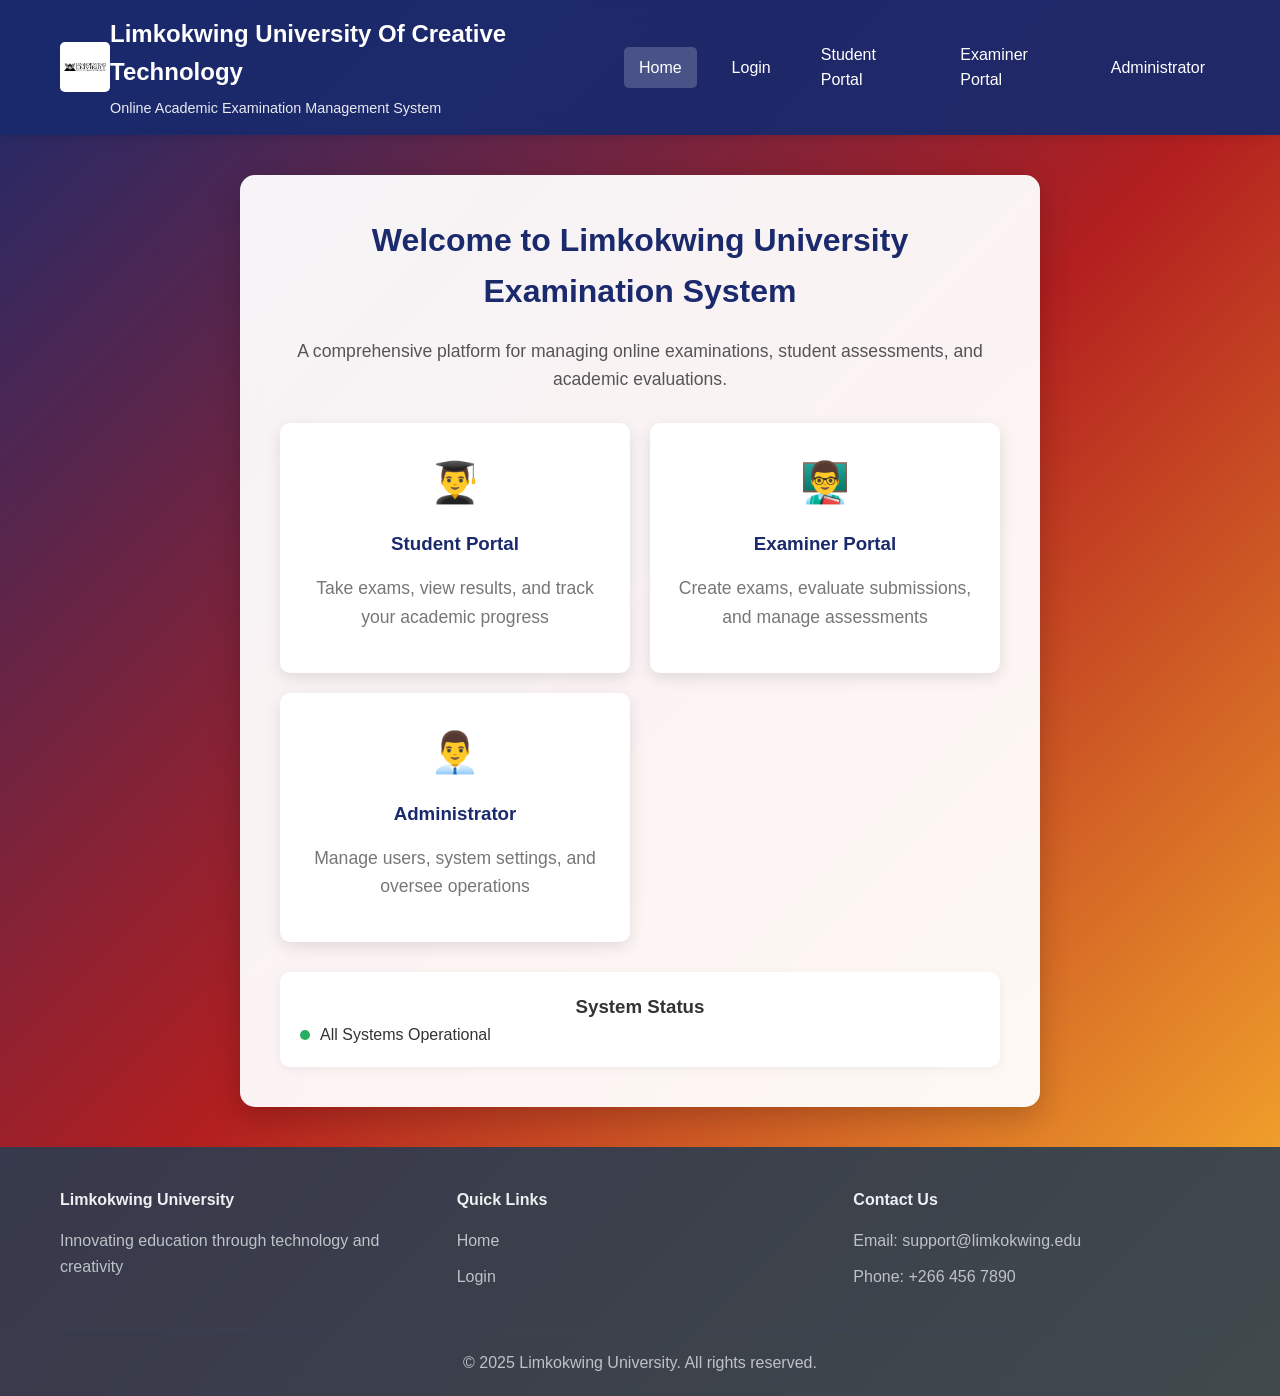
<file: index.html>
<!DOCTYPE html>
<html lang="en">
<head>
    <meta charset="UTF-8">
    <meta name="viewport" content="width=device-width, initial-scale=1.0">
    <title>Home - Online Examination System</title>
    <link rel="stylesheet" href="style2.css">
</head>
<body>
    <!-- Navigation Bar -->
    <nav class="navbar">
        <div class="nav-container">
            <div class="logo">
                <img src="limkokwing.jpg" height=40px, width=50px alt="Limkokwing University">
            </div>
            <div class="title">
                <h1>Limkokwing University Of Creative Technology</h1>
                <p>Online Academic Examination Management System</p>
            </div>
            <div class="nav-links">
                <a href="index.html" class="active">Home</a>
                <a href="login.html">Login</a>
                <a href="student-dashboard.html">Student Portal</a>
                <a href="examiner-dashboard.html">Examiner Portal</a>
                <a href="admin-dashboard.html">Administrator</a>
            </div>
            <div class="mobile-menu">
                <span></span>
                <span></span>
                <span></span>
            </div>
        </div>
    </nav>

    <!-- Main Content -->
    <section class="main-content">
        <div class="welcome-container">
            <h2>Welcome to Limkokwing University Examination System</h2>
            <p>A comprehensive platform for managing online examinations, student assessments, and academic evaluations.</p>
            
            <div class="portal-cards">
                <div class="portal-card">
                    <div class="portal-icon">👨‍🎓</div>
                    <h3>Student Portal</h3>
                    <p>Take exams, view results, and track your academic progress</p>
                    
                </div>
                <div class="portal-card">
                    <div class="portal-icon">👨‍🏫</div>
                    <h3>Examiner Portal</h3>
                    <p>Create exams, evaluate submissions, and manage assessments</p>
        
                </div>
                <div class="portal-card">
                    <div class="portal-icon">👨‍💼</div>
                    <h3>Administrator</h3>
                    <p>Manage users, system settings, and oversee operations</p>
                    
                </div>
            </div>

            <div class="system-status">
                <h3>System Status</h3>
                <div class="status-indicator online">
                    <span class="status-dot"></span>
                    All Systems Operational
                </div>
            </div>
        </div>
    </section>

    <!-- Footer -->
    <footer class="footer">
        <div class="container">
            <div class="footer-content">
                <div class="footer-section">
                    <h4>Limkokwing University</h4>
                    <p>Innovating education through technology and creativity</p>
                </div>
                <div class="footer-section">
                    <h4>Quick Links</h4>
                    <ul>
                        <li><a href="index1.html">Home</a></li>
                        <li><a href="login.html">Login</a></li>
                       
                    </ul>
                </div>
                <div class="footer-section">
                    <h4>Contact Us</h4>
                    <p>Email: support@limkokwing.edu</p>
                    <p>Phone: +266 456 7890</p>
                </div>
            </div>
            <div class="footer-bottom">
                <p>&copy; 2025 Limkokwing University. All rights reserved.</p>
            </div>
        </div>
    </footer>

    <script src="script.js"></script>
</body>

</html>
</file>
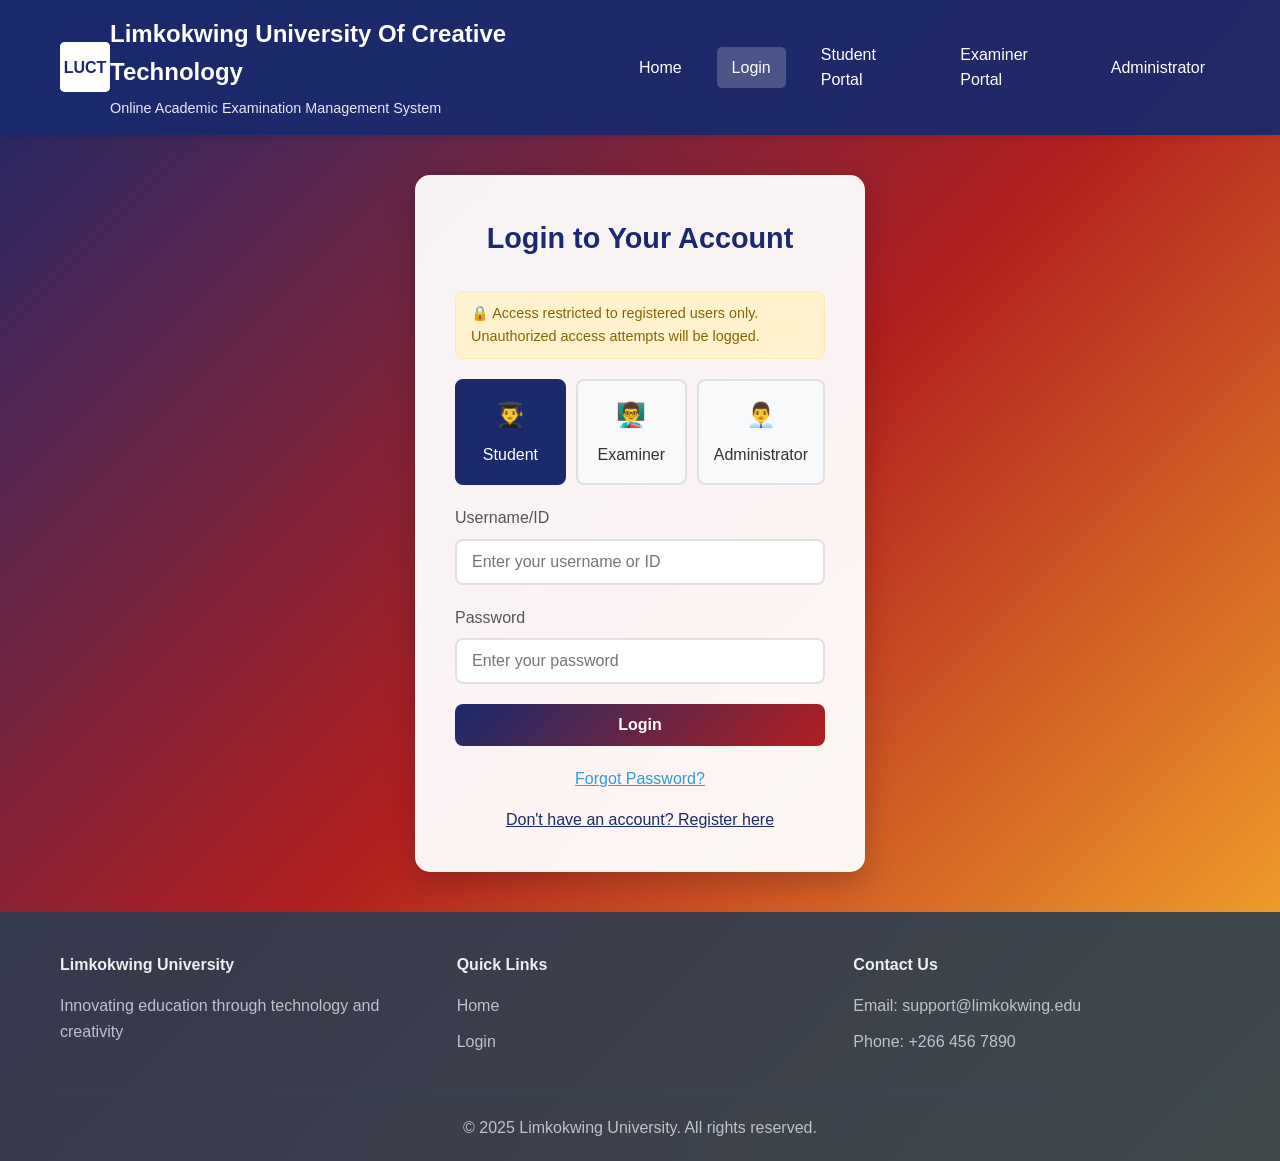
<file: admin-dashboard.html>
<!DOCTYPE html>
<html lang="en">
<head>
    <meta charset="UTF-8">
    <meta name="viewport" content="width=device-width, initial-scale=1.0">
    <title>Admin Dashboard - Online Examination System</title>
    <link rel="stylesheet" href="style2.css">
    <style>
        /* Additional styles for admin dashboard */
        .dashboard {
            padding: 30px 0;
        }

        .dashboard-header {
            background: white;
            padding: 25px;
            border-radius: 10px;
            box-shadow: 0 2px 10px rgba(0, 0, 0, 0.05);
            margin-bottom: 30px;
            display: flex;
            justify-content: space-between;
            align-items: center;
        }

        .dashboard-header h2 {
            color: #1a2a6c;
            margin-bottom: 10px;
            font-size: 1.8rem;
        }

        .dashboard-header p {
            color: #666;
            margin: 0;
        }

        .dashboard-cards {
            display: grid;
            grid-template-columns: repeat(auto-fit, minmax(250px, 1fr));
            gap: 20px;
            margin-bottom: 30px;
        }

        .dashboard-card {
            background: white;
            padding: 25px;
            border-radius: 10px;
            box-shadow: 0 2px 10px rgba(0, 0, 0, 0.05);
            text-align: center;
            transition: transform 0.3s;
        }

        .dashboard-card:hover {
            transform: translateY(-5px);
        }

        .dashboard-card h3 {
            color: #555;
            font-size: 1rem;
            margin-bottom: 15px;
        }

        .dashboard-card .number {
            font-size: 2.5rem;
            font-weight: bold;
            color: #1a2a6c;
            margin-bottom: 10px;
        }

        .dashboard-card p {
            color: #777;
            font-size: 0.9rem;
        }

        .search-filter {
            display: flex;
            gap: 15px;
            margin-bottom: 20px;
            padding: 0;
        }

        .search-box {
            flex: 1;
        }

        .filter-select {
            width: 200px;
        }

        .form-control {
            width: 100%;
            padding: 10px 15px;
            border: 2px solid #e0e0e0;
            border-radius: 8px;
            font-size: 1rem;
            transition: border-color 0.3s;
        }

        .form-control:focus {
            outline: none;
            border-color: #1a2a6c;
        }

        .table-container {
            background: white;
            border-radius: 10px;
            box-shadow: 0 2px 10px rgba(0, 0, 0, 0.05);
            margin-bottom: 30px;
            overflow: hidden;
        }

        .table-container h3 {
            padding: 20px;
            color: #1a2a6c;
            border-bottom: 1px solid #eee;
            margin: 0;
        }

        table {
            width: 100%;
            border-collapse: collapse;
        }

        th, td {
            padding: 15px 20px;
            text-align: left;
            border-bottom: 1px solid #eee;
        }

        th {
            background-color: #f8f9fa;
            font-weight: 600;
            color: #555;
        }

        tr:hover {
            background-color: #f8f9fa;
        }

        .role-badge {
            padding: 4px 8px;
            border-radius: 4px;
            font-size: 0.8rem;
            font-weight: 500;
        }

        .role-student {
            background: #d1ecf1;
            color: #0c5460;
        }

        .role-examiner {
            background: #e2e3e5;
            color: #383d41;
        }

        .role-admin {
            background: #d4edda;
            color: #155724;
        }

        .status-badge {
            padding: 4px 8px;
            border-radius: 4px;
            font-size: 0.8rem;
            font-weight: 500;
        }

        .status-active {
            background: #d4edda;
            color: #155724;
        }

        .status-inactive {
            background: #f8d7da;
            color: #721c24;
        }

        .btn-warning {
            background: #ffc107;
            color: #212529;
        }

        .btn-warning:hover {
            background: #e0a800;
        }

        .btn-danger {
            background: #dc3545;
            color: white;
        }

        .btn-danger:hover {
            background: #c82333;
        }

        .btn-outline {
            background: transparent;
            color: #1a2a6c;
            border: 2px solid #1a2a6c;
        }

        .btn-outline:hover {
            background: #1a2a6c;
            color: white;
        }

        .btn-info {
            background: #17a2b8;
            color: white;
        }

        .btn-info:hover {
            background: #138496;
        }

        .report-options {
            display: flex;
            gap: 15px;
            margin-bottom: 20px;
            flex-wrap: wrap;
        }

        .report-option {
            flex: 1;
            min-width: 200px;
        }

        .modal {
            display: none;
            position: fixed;
            top: 0;
            left: 0;
            width: 100%;
            height: 100%;
            background: rgba(0, 0, 0, 0.5);
            z-index: 1000;
            align-items: center;
            justify-content: center;
        }

        .modal-content {
            background: white;
            border-radius: 10px;
            width: 90%;
            max-width: 600px;
            max-height: 90vh;
            overflow-y: auto;
        }

        .modal-header {
            padding: 20px;
            border-bottom: 1px solid #eee;
            display: flex;
            justify-content: space-between;
            align-items: center;
        }

        .modal-header h3 {
            margin: 0;
            color: #1a2a6c;
        }

        .close-modal {
            background: none;
            border: none;
            font-size: 1.5rem;
            cursor: pointer;
            color: #666;
        }

        .modal-body {
            padding: 20px;
        }

        .form-group {
            margin-bottom: 20px;
        }

        .form-group label {
            display: block;
            margin-bottom: 8px;
            font-weight: 500;
            color: #555;
        }

        .form-group input,
        .form-group select {
            width: 100%;
            padding: 10px 15px;
            border: 2px solid #e0e0e0;
            border-radius: 8px;
            font-size: 1rem;
            transition: border-color 0.3s;
        }

        .form-group input:focus,
        .form-group select:focus {
            outline: none;
            border-color: #1a2a6c;
        }

        .form-actions {
            display: flex;
            justify-content: flex-end;
            gap: 10px;
            margin-top: 20px;
        }

        .btn {
            padding: 10px 20px;
            border: none;
            border-radius: 8px;
            cursor: pointer;
            font-weight: 500;
            transition: background-color 0.3s;
        }

        .btn-primary {
            background: #1a2a6c;
            color: white;
        }

        .btn-primary:hover {
            background: #0f1a4a;
        }

        .btn-secondary {
            background: #6c757d;
            color: white;
        }

        .btn-secondary:hover {
            background: #5a6268;
        }

        .alert {
            padding: 12px 15px;
            border-radius: 8px;
            margin-bottom: 20px;
        }

        .alert-success {
            background: #d4edda;
            color: #155724;
            border: 1px solid #c3e6cb;
        }

        .alert-error {
            background: #f8d7da;
            color: #721c24;
            border: 1px solid #f5c6cb;
        }
    </style>
</head>
<body>
    <!-- Navigation Bar -->
    <nav class="navbar">
        <div class="nav-container">
            <div class="logo">
                <div style="width: 50px; height: 50px; background: white; display: flex; align-items: center; justify-content: center; border-radius: 5px; font-weight: bold; color: #1a2a6c;">
                    LUCT
                </div>
            </div>
            <div class="title">
                <h1>Limkokwing University Of Creative Technology</h1>
                <p>Administrator Portal - Online Examination System</p>
            </div>
            <div class="nav-links">
                <a href="index.html">Home</a>
                <a href="login.html">Login</a>
                <a href="student-dashboard.html">Student Portal</a>
                <a href="examiner-dashboard.html">Examiner Portal</a>
                <a href="admin-dashboard.html" class="active">Administrator</a>
            </div>
            <div class="mobile-menu">
                <span></span>
                <span></span>
                <span></span>
            </div>
        </div>
    </nav>

    <!-- Admin Dashboard -->
    <section class="dashboard">
        <div class="container">
            <div class="dashboard-header">
                <div>
                    <h2>Administrator Dashboard</h2>
                    <p id="adminWelcome">Welcome, Administrator</p>
                </div>
                <button class="btn btn-secondary" onclick="logout()">Logout</button>
            </div>

            <div class="dashboard-cards">
                <div class="dashboard-card">
                    <h3>Total Users</h3>
                    <div class="number" id="totalUsers">0</div>
                    <p>Registered in system</p>
                </div>
                <div class="dashboard-card">
                    <h3>Students</h3>
                    <div class="number" id="totalStudents">0</div>
                    <p>Active student accounts</p>
                </div>
                <div class="dashboard-card">
                    <h3>Examiners</h3>
                    <div class="number" id="totalExaminers">0</div>
                    <p>Active examiner accounts</p>
                </div>
                <div class="dashboard-card">
                    <h3>Admins</h3>
                    <div class="number" id="totalAdmins">0</div>
                    <p>System administrators</p>
                </div>
            </div>

            <!-- Report Generation Section -->
            <div class="table-container">
                <div style="display: flex; justify-content: space-between; align-items: center; padding: 20px;">
                    <h3>Generate Reports</h3>
                </div>
                <div class="report-options">
                    <div class="report-option">
                        <select id="reportType" class="form-control">
                            <option value="">Select Report Type</option>
                            <option value="users">User Report</option>
                            <option value="students">Student Report</option>
                            <option value="examiners">Examiner Report</option>
                            <option value="system">System Usage Report</option>
                        </select>
                    </div>
                    <div class="report-option">
                        <select id="reportFormat" class="form-control">
                            <option value="csv">CSV Format</option>
                            <option value="pdf">PDF Format</option>
                            <option value="print">Print Format</option>
                        </select>
                    </div>
                    <div class="report-option">
                        <button class="btn btn-info" onclick="generateReport()">Generate Report</button>
                    </div>
                </div>
            </div>

            <div class="search-filter">
                <div class="search-box">
                    <input type="text" id="userSearch" class="form-control" placeholder="Search users by name, ID, or email...">
                </div>
                <div class="filter-select">
                    <select id="roleFilter" class="form-control">
                        <option value="all">All Roles</option>
                        <option value="student">Students</option>
                        <option value="examiner">Examiners</option>
                        <option value="admin">Administrators</option>
                    </select>
                </div>
                <div class="filter-select">
                    <select id="statusFilter" class="form-control">
                        <option value="all">All Statuses</option>
                        <option value="active">Active</option>
                        <option value="inactive">Inactive</option>
                    </select>
                </div>
            </div>

            <div class="table-container">
                <div style="display: flex; justify-content: space-between; align-items: center; padding: 20px;">
                    <h3>User Management</h3>
                    <button class="btn btn-primary" onclick="showRegisterModal()">Add New User</button>
                </div>
                <div id="userAlert"></div>
                <table>
                    <thead>
                        <tr>
                            <th>User ID</th>
                            <th>Name</th>
                            <th>Email</th>
                            <th>Role</th>
                            <th>Department</th>
                            <th>Status</th>
                            <th>Registration Date</th>
                            <th>Actions</th>
                        </tr>
                    </thead>
                    <tbody id="usersTableBody">
                        <tr>
                            <td colspan="8" style="text-align: center;">No users registered yet</td>
                        </tr>
                    </tbody>
                </table>
            </div>

            <div class="table-container" style="margin-top: 30px;">
                <h3 style="padding: 20px 20px 0;">System Statistics</h3>
                <table>
                    <thead>
                        <tr>
                            <th>Metric</th>
                            <th>Value</th>
                            <th>Change</th>
                            <th>Status</th>
                        </tr>
                    </thead>
                    <tbody>
                        <tr>
                            <td>Total Exams Conducted</td>
                            <td>0</td>
                            <td>+0%</td>
                            <td><span style="color: #e74c3c;">No Data</span></td>
                        </tr>
                        <tr>
                            <td>System Uptime</td>
                            <td>100%</td>
                            <td>+0%</td>
                            <td><span style="color: #27ae60;">Excellent</span></td>
                        </tr>
                        <tr>
                            <td>Active Sessions</td>
                            <td id="activeSessions">1</td>
                            <td>+0%</td>
                            <td><span style="color: #27ae60;">Stable</span></td>
                        </tr>
                    </tbody>
                </table>
            </div>
        </div>
    </section>

    <!-- Add User Modal -->
    <div class="modal" id="addUserModal">
        <div class="modal-content">
            <div class="modal-header">
                <h3>Add New User</h3>
                <button class="close-modal">&times;</button>
            </div>
            <div class="modal-body">
                <div id="addUserAlert"></div>
                <form id="addUserForm">
                    <div class="form-group">
                        <label for="addUserType">Account Type</label>
                        <select id="addUserType" required>
                            <option value="">Select Account Type</option>
                            <option value="student">Student</option>
                            <option value="examiner">Examiner</option>
                            <option value="admin">Administrator</option>
                        </select>
                    </div>
                    <div class="form-group">
                        <label for="addFullName">Full Name</label>
                        <input type="text" id="addFullName" placeholder="Enter full name" required>
                    </div>
                    <div class="form-group">
                        <label for="addEmail">Email Address</label>
                        <input type="email" id="addEmail" placeholder="Enter email" required>
                    </div>
                    <div class="form-group">
                        <label for="addUserId">User ID</label>
                        <input type="text" id="addUserId" placeholder="Enter user ID" required>
                    </div>
                    <div class="form-group">
                        <label for="addDepartment">Department</label>
                        <select id="addDepartment" required>
                            <option value="">Select Department</option>
                            <option value="Computer Science">Computer Science</option>
                            <option value="Software Engineering">Software Engineering</option>
                            <option value="Information Technology">Information Technology</option>
                            <option value="Web Design">Web Design</option>
                            <option value="Principles of Design">Principles of Design</option>
                            <option value="Mathematics">Mathematics</option>
                            <option value="Administration">Administration</option>
                        </select>
                    </div>
                    <div class="form-group">
                        <label for="addPassword">Password</label>
                        <input type="password" id="addPassword" placeholder="Create password" required minlength="6">
                    </div>
                    <div class="form-group">
                        <label for="addConfirmPassword">Confirm Password</label>
                        <input type="password" id="addConfirmPassword" placeholder="Confirm password" required>
                    </div>
                    <div class="form-actions">
                        <button type="button" class="btn btn-secondary" onclick="closeAddUserModal()">Cancel</button>
                        <button type="submit" class="btn btn-primary">Create User</button>
                    </div>
                </form>
            </div>
        </div>
    </div>

    <!-- Edit User Modal -->
    <div class="modal" id="editUserModal">
        <div class="modal-content">
            <div class="modal-header">
                <h3>Edit User Information</h3>
                <button class="close-modal">&times;</button>
            </div>
            <div class="modal-body">
                <div id="editUserAlert"></div>
                <form id="editUserForm">
                    <input type="hidden" id="editUserId">
                    <div class="form-group">
                        <label for="editUserType">Account Type</label>
                        <select id="editUserType" required>
                            <option value="">Select Account Type</option>
                            <option value="student">Student</option>
                            <option value="examiner">Examiner</option>
                            <option value="admin">Administrator</option>
                        </select>
                    </div>
                    <div class="form-group">
                        <label for="editFullName">Full Name</label>
                        <input type="text" id="editFullName" placeholder="Enter full name" required>
                    </div>
                    <div class="form-group">
                        <label for="editEmail">Email Address</label>
                        <input type="email" id="editEmail" placeholder="Enter email" required>
                    </div>
                    <div class="form-group">
                        <label for="editDepartment">Department</label>
                        <select id="editDepartment" required>
                            <option value="">Select Department</option>
                            <option value="Computer Science">Computer Science</option>
                            <option value="Software Engineering">Software Engineering</option>
                            <option value="Information Technology">Information Technology</option>
                            <option value="Web Design">Web Design</option>
                            <option value="Principles of Design">Principles of Design</option>
                            <option value="Mathematics">Mathematics</option>
                            <option value="Administration">Administration</option>
                        </select>
                    </div>
                    <div class="form-group">
                        <label for="editStatus">Status</label>
                        <select id="editStatus" required>
                            <option value="active">Active</option>
                            <option value="inactive">Inactive</option>
                        </select>
                    </div>
                    <div class="form-actions">
                        <button type="button" class="btn btn-secondary" onclick="closeEditUserModal()">Cancel</button>
                        <button type="submit" class="btn btn-primary">Save Changes</button>
                    </div>
                </form>
            </div>
        </div>
    </div>

    <!-- Footer -->
    <footer class="footer">
        <div class="container">
            <div class="footer-content">
                <div class="footer-section">
                    <h4>Limkokwing University</h4>
                    <p>Innovating education through technology and creativity</p>
                </div>
                <div class="footer-section">
                    <h4>Quick Links</h4>
                    <ul>
                        <li><a href="index.html">Home</a></li>
                        <li><a href="login.html">Login</a></li>
                        
                    </ul>
                </div>
                <div class="footer-section">
                    <h4>Contact Us</h4>
                    <p>Email: support@limkokwing.edu</p>
                    <p>Phone: +266 456 7890</p>
                </div>
            </div>
            <div class="footer-bottom">
                <p>&copy; 2025 Limkokwing University. All rights reserved.</p>
            </div>
        </div>
    </footer>

    <script>
        // Admin Dashboard JavaScript - Complete Working Version
        let currentUser = null;

        // Initialize admin dashboard
        function initAdminDashboard() {
            console.log('Initializing admin dashboard...');
            
            // Check authentication
            currentUser = checkAuth('admin');
            
            if (!currentUser) {
                console.log('User not authenticated, redirecting to login...');
                return;
            }
            
            // Update welcome message
            document.getElementById('adminWelcome').textContent = `Welcome, ${currentUser.name}`;
            
            // Set up event listeners
            setupAdminEventListeners();
            
            // Load initial data
            updateAdminDashboard();
            
            console.log('Admin dashboard initialized successfully');
        }

        // Check authentication
        function checkAuth(requiredType) {
            const currentUser = JSON.parse(localStorage.getItem('currentUser') || 'null');
            
            if (!currentUser) {
                alert('Please login first!');
                window.location.href = 'login.html';
                return null;
            }
            
            if (requiredType && currentUser.type !== requiredType) {
                alert('Access denied! Admin privileges required.');
                window.location.href = 'login.html';
                return null;
            }
            
            return currentUser;
        }

        // Set up admin event listeners
        function setupAdminEventListeners() {
            const addUserForm = document.getElementById('addUserForm');
            const editUserForm = document.getElementById('editUserForm');
            const userSearch = document.getElementById('userSearch');
            const roleFilter = document.getElementById('roleFilter');
            const statusFilter = document.getElementById('statusFilter');
            
            if (addUserForm) {
                addUserForm.addEventListener('submit', handleAddUser);
            }
            
            if (editUserForm) {
                editUserForm.addEventListener('submit', handleEditUser);
            }
            
            if (userSearch) {
                userSearch.addEventListener('input', filterUsers);
            }
            
            if (roleFilter) {
                roleFilter.addEventListener('change', filterUsers);
            }
            
            if (statusFilter) {
                statusFilter.addEventListener('change', filterUsers);
            }
            
            // Close modal events
            const closeModalBtns = document.querySelectorAll('.close-modal');
            closeModalBtns.forEach(btn => {
                btn.addEventListener('click', function() {
                    closeAddUserModal();
                    closeEditUserModal();
                });
            });
            
            // Close modal when clicking outside
            window.addEventListener('click', (e) => {
                const addUserModal = document.getElementById('addUserModal');
                const editUserModal = document.getElementById('editUserModal');
                if (e.target === addUserModal) {
                    closeAddUserModal();
                }
                if (e.target === editUserModal) {
                    closeEditUserModal();
                }
            });
        }

        // Update admin dashboard
        function updateAdminDashboard() {
            const users = JSON.parse(localStorage.getItem('universityUsers') || '[]');
            
            // Update statistics
            updateAdminStats(users);
            
            // Update user table
            renderUsersTable(users);
        }

        // Update admin statistics
        function updateAdminStats(users) {
            const totalUsers = users.length;
            const totalStudents = users.filter(u => u.type === 'student').length;
            const totalExaminers = users.filter(u => u.type === 'examiner').length;
            const totalAdmins = users.filter(u => u.type === 'admin').length;
            
            document.getElementById('totalUsers').textContent = totalUsers;
            document.getElementById('totalStudents').textContent = totalStudents;
            document.getElementById('totalExaminers').textContent = totalExaminers;
            document.getElementById('totalAdmins').textContent = totalAdmins;
            
            // Update active sessions
            const activeSessions = localStorage.getItem('currentUser') ? 1 : 0;
            document.getElementById('activeSessions').textContent = activeSessions;
        }

        // Render users table
        function renderUsersTable(users, filteredUsers = null) {
            const usersToRender = filteredUsers || users;
            const tableBody = document.getElementById('usersTableBody');
            
            if (!tableBody) return;
            
            tableBody.innerHTML = '';
            
            if (usersToRender.length === 0) {
                tableBody.innerHTML = '<tr><td colspan="8" style="text-align: center;">No users found</td></tr>';
                return;
            }
            
            usersToRender.forEach(user => {
                const row = document.createElement('tr');
                row.innerHTML = `
                    <td>${user.id}</td>
                    <td>${user.name}</td>
                    <td>${user.email}</td>
                    <td><span class="role-badge role-${user.type}">${user.type.charAt(0).toUpperCase() + user.type.slice(1)}</span></td>
                    <td>${user.department}</td>
                    <td><span class="status-badge status-${user.status}">${user.status.charAt(0).toUpperCase() + user.status.slice(1)}</span></td>
                    <td>${user.registrationDate}</td>
                    <td>
                        <button class="btn btn-outline" onclick="editUser('${user.id}')">Edit</button>
                        <button class="btn btn-warning" onclick="resetUserPassword('${user.id}')">Reset Password</button>
                        ${user.type !== 'admin' ? `<button class="btn btn-danger" onclick="deleteUser('${user.id}')">Delete</button>` : ''}
                    </td>
                `;
                tableBody.appendChild(row);
            });
        }

        // Filter users
        function filterUsers() {
            const users = JSON.parse(localStorage.getItem('universityUsers') || '[]');
            const searchTerm = document.getElementById('userSearch').value.toLowerCase();
            const roleFilterValue = document.getElementById('roleFilter').value;
            const statusFilterValue = document.getElementById('statusFilter').value;
            
            let filteredUsers = users;
            
            // Apply search filter
            if (searchTerm) {
                filteredUsers = filteredUsers.filter(user => 
                    user.name.toLowerCase().includes(searchTerm) ||
                    user.email.toLowerCase().includes(searchTerm) ||
                    user.id.toLowerCase().includes(searchTerm)
                );
            }
            
            // Apply role filter
            if (roleFilterValue !== 'all') {
                filteredUsers = filteredUsers.filter(user => user.type === roleFilterValue);
            }
            
            // Apply status filter
            if (statusFilterValue !== 'all') {
                filteredUsers = filteredUsers.filter(user => user.status === statusFilterValue);
            }
            
            renderUsersTable(users, filteredUsers);
        }

        // Show add user modal
        function showRegisterModal() {
            const addUserModal = document.getElementById('addUserModal');
            const addUserAlert = document.getElementById('addUserAlert');
            
            if (addUserModal && addUserAlert) {
                addUserModal.style.display = 'flex';
                addUserAlert.innerHTML = '';
                
                const addUserForm = document.getElementById('addUserForm');
                if (addUserForm) {
                    addUserForm.reset();
                }
            }
        }

        // Close add user modal
        function closeAddUserModal() {
            const addUserModal = document.getElementById('addUserModal');
            if (addUserModal) {
                addUserModal.style.display = 'none';
            }
        }

        // Show edit user modal
        function showEditUserModal(userId) {
            const editUserModal = document.getElementById('editUserModal');
            const editUserAlert = document.getElementById('editUserAlert');
            
            if (editUserModal && editUserAlert) {
                editUserModal.style.display = 'flex';
                editUserAlert.innerHTML = '';
                
                // Find the user to edit
                const users = JSON.parse(localStorage.getItem('universityUsers') || '[]');
                const user = users.find(u => u.id === userId);
                
                if (user) {
                    document.getElementById('editUserId').value = user.id;
                    document.getElementById('editUserType').value = user.type;
                    document.getElementById('editFullName').value = user.name;
                    document.getElementById('editEmail').value = user.email;
                    document.getElementById('editDepartment').value = user.department;
                    document.getElementById('editStatus').value = user.status;
                }
            }
        }

        // Close edit user modal
        function closeEditUserModal() {
            const editUserModal = document.getElementById('editUserModal');
            if (editUserModal) {
                editUserModal.style.display = 'none';
            }
        }

        // Handle add user form submission
        function handleAddUser(e) {
            e.preventDefault();
            
            const fullName = document.getElementById('addFullName').value;
            const email = document.getElementById('addEmail').value;
            const userId = document.getElementById('addUserId').value;
            const department = document.getElementById('addDepartment').value;
            const password = document.getElementById('addPassword').value;
            const confirmPassword = document.getElementById('addConfirmPassword').value;
            const userType = document.getElementById('addUserType').value;
            const addUserAlert = document.getElementById('addUserAlert');
            
            // Validate passwords match
            if (password !== confirmPassword) {
                showAlert(addUserAlert, 'Passwords do not match!', 'error');
                return;
            }
            
            // Check if user already exists
            const users = JSON.parse(localStorage.getItem('universityUsers') || '[]');
            if (users.find(u => u.id === userId || u.email === email)) {
                showAlert(addUserAlert, 'User with this ID or email already exists!', 'error');
                return;
            }
            
            // Create new user
            const newUser = {
                id: userId,
                name: fullName,
                email: email,
                password: password,
                type: userType,
                department: department,
                status: 'active',
                registrationDate: new Date().toISOString().split('T')[0]
            };
            
            // Save user
            users.push(newUser);
            localStorage.setItem('universityUsers', JSON.stringify(users));
            
            // Show success message
            showAlert(addUserAlert, 'User created successfully!', 'success');
            
            // Update dashboard and close modal after delay
            setTimeout(() => {
                closeAddUserModal();
                updateAdminDashboard();
            }, 1500);
        }

        // Handle edit user form submission
        function handleEditUser(e) {
            e.preventDefault();
            
            const userId = document.getElementById('editUserId').value;
            const userType = document.getElementById('editUserType').value;
            const fullName = document.getElementById('editFullName').value;
            const email = document.getElementById('editEmail').value;
            const department = document.getElementById('editDepartment').value;
            const status = document.getElementById('editStatus').value;
            const editUserAlert = document.getElementById('editUserAlert');
            
            // Update user in storage
            const users = JSON.parse(localStorage.getItem('universityUsers') || '[]');
            const userIndex = users.findIndex(u => u.id === userId);
            
            if (userIndex !== -1) {
                // Check if email is already used by another user
                const emailExists = users.some(u => u.email === email && u.id !== userId);
                if (emailExists) {
                    showAlert(editUserAlert, 'Email already in use by another user!', 'error');
                    return;
                }
                
                // Update user information
                users[userIndex].type = userType;
                users[userIndex].name = fullName;
                users[userIndex].email = email;
                users[userIndex].department = department;
                users[userIndex].status = status;
                
                localStorage.setItem('universityUsers', JSON.stringify(users));
                
                // Show success message
                showAlert(editUserAlert, 'User information updated successfully!', 'success');
                
                // Update dashboard and close modal after delay
                setTimeout(() => {
                    closeEditUserModal();
                    updateAdminDashboard();
                }, 1500);
            } else {
                showAlert(editUserAlert, 'User not found!', 'error');
            }
        }

        // Edit user
        function editUser(userId) {
            showEditUserModal(userId);
        }

        // Reset user password
        function resetUserPassword(userId) {
            if (confirm(`Reset password for user ${userId} to "123456"?`)) {
                const users = JSON.parse(localStorage.getItem('universityUsers') || '[]');
                const userIndex = users.findIndex(u => u.id === userId);
                
                if (userIndex !== -1) {
                    users[userIndex].password = '123456';
                    localStorage.setItem('universityUsers', JSON.stringify(users));
                    
                    const userAlert = document.getElementById('userAlert');
                    showAlert(userAlert, 'Password reset successfully to "123456"', 'success');
                    
                    // Clear alert after 3 seconds
                    setTimeout(() => {
                        userAlert.innerHTML = '';
                    }, 3000);
                }
            }
        }

        // Delete user
        function deleteUser(userId) {
            if (confirm('Are you sure you want to delete this user? This action cannot be undone.')) {
                const users = JSON.parse(localStorage.getItem('universityUsers') || '[]');
                const updatedUsers = users.filter(u => u.id !== userId);
                localStorage.setItem('universityUsers', JSON.stringify(updatedUsers));
                updateAdminDashboard();
                
                const userAlert = document.getElementById('userAlert');
                showAlert(userAlert, 'User deleted successfully!', 'success');
                
                // Clear alert after 3 seconds
                setTimeout(() => {
                    userAlert.innerHTML = '';
                }, 3000);
            }
        }

        // Generate report
        function generateReport() {
            const reportType = document.getElementById('reportType').value;
            const reportFormat = document.getElementById('reportFormat').value;
            
            if (!reportType) {
                alert('Please select a report type!');
                return;
            }
            
            const users = JSON.parse(localStorage.getItem('universityUsers') || '[]');
            let reportData = [];
            let reportTitle = '';
            
            // Prepare data based on report type
            switch(reportType) {
                case 'users':
                    reportData = users;
                    reportTitle = 'All Users Report';
                    break;
                case 'students':
                    reportData = users.filter(u => u.type === 'student');
                    reportTitle = 'Students Report';
                    break;
                case 'examiners':
                    reportData = users.filter(u => u.type === 'examiner');
                    reportTitle = 'Examiners Report';
                    break;
                case 'system':
                    // For system report, we'll create a summary
                    reportData = [
                        { metric: 'Total Users', value: users.length },
                        { metric: 'Total Students', value: users.filter(u => u.type === 'student').length },
                        { metric: 'Total Examiners', value: users.filter(u => u.type === 'examiner').length },
                        { metric: 'Total Admins', value: users.filter(u => u.type === 'admin').length },
                        { metric: 'Active Users', value: users.filter(u => u.status === 'active').length },
                        { metric: 'Inactive Users', value: users.filter(u => u.status === 'inactive').length }
                    ];
                    reportTitle = 'System Usage Report';
                    break;
            }
            
            // Generate report based on format
            if (reportFormat === 'csv') {
                downloadCSV(reportData, reportTitle);
            } else if (reportFormat === 'pdf') {
                alert('PDF generation would be implemented here. For now, showing data in console.');
                console.log(`${reportTitle}:`, reportData);
            } else if (reportFormat === 'print') {
                printReport(reportData, reportTitle);
            }
            
            const userAlert = document.getElementById('userAlert');
            showAlert(userAlert, `${reportTitle} generated successfully!`, 'success');
            
            // Clear alert after 3 seconds
            setTimeout(() => {
                userAlert.innerHTML = '';
            }, 3000);
        }

        // Download CSV report
        function downloadCSV(data, title) {
            if (data.length === 0) {
                alert('No data to export!');
                return;
            }
            
            // Create CSV content
            const headers = Object.keys(data[0]);
            let csvContent = headers.join(',') + '\n';
            
            data.forEach(item => {
                const row = headers.map(header => {
                    // Escape commas and quotes in values
                    let value = item[header] || '';
                    if (typeof value === 'string' && (value.includes(',') || value.includes('"'))) {
                        value = '"' + value.replace(/"/g, '""') + '"';
                    }
                    return value;
                });
                csvContent += row.join(',') + '\n';
            });
            
            // Create download link
            const blob = new Blob([csvContent], { type: 'text/csv' });
            const url = URL.createObjectURL(blob);
            const a = document.createElement('a');
            a.href = url;
            a.download = `${title.replace(/\s+/g, '_')}_${new Date().toISOString().split('T')[0]}.csv`;
            document.body.appendChild(a);
            a.click();
            document.body.removeChild(a);
            URL.revokeObjectURL(url);
        }

        // Print report
        function printReport(data, title) {
            // Create a new window for printing
            const printWindow = window.open('', '_blank');
            printWindow.document.write(`
                <html>
                <head>
                    <title>${title}</title>
                    <style>
                        body { font-family: Arial, sans-serif; margin: 20px; }
                        h1 { color: #1a2a6c; }
                        table { width: 100%; border-collapse: collapse; margin-top: 20px; }
                        th, td { border: 1px solid #ddd; padding: 8px; text-align: left; }
                        th { background-color: #f2f2f2; }
                    </style>
                </head>
                <body>
                    <h1>${title}</h1>
                    <p>Generated on: ${new Date().toLocaleString()}</p>
            `);
            
            if (data.length > 0) {
                const headers = Object.keys(data[0]);
                printWindow.document.write(`
                    <table>
                        <thead>
                            <tr>
                                ${headers.map(header => `<th>${header}</th>`).join('')}
                            </tr>
                        </thead>
                        <tbody>
                            ${data.map(item => `
                                <tr>
                                    ${headers.map(header => `<td>${item[header]}</td>`).join('')}
                                </tr>
                            `).join('')}
                        </tbody>
                    </table>
                `);
            } else {
                printWindow.document.write('<p>No data available</p>');
            }
            
            printWindow.document.write('</body></html>');
            printWindow.document.close();
            printWindow.print();
        }

        // Show alert message
        function showAlert(container, message, type) {
            if (container) {
                container.innerHTML = `<div class="alert alert-${type}">${message}</div>`;
            }
        }

        // Logout function
        function logout() {
            if (confirm('Are you sure you want to logout?')) {
                localStorage.removeItem('currentUser');
                window.location.href = 'login.html';
            }
        }

        // Initialize admin dashboard when page loads
        document.addEventListener('DOMContentLoaded', initAdminDashboard);
    </script>
</body>
</html>
</file>
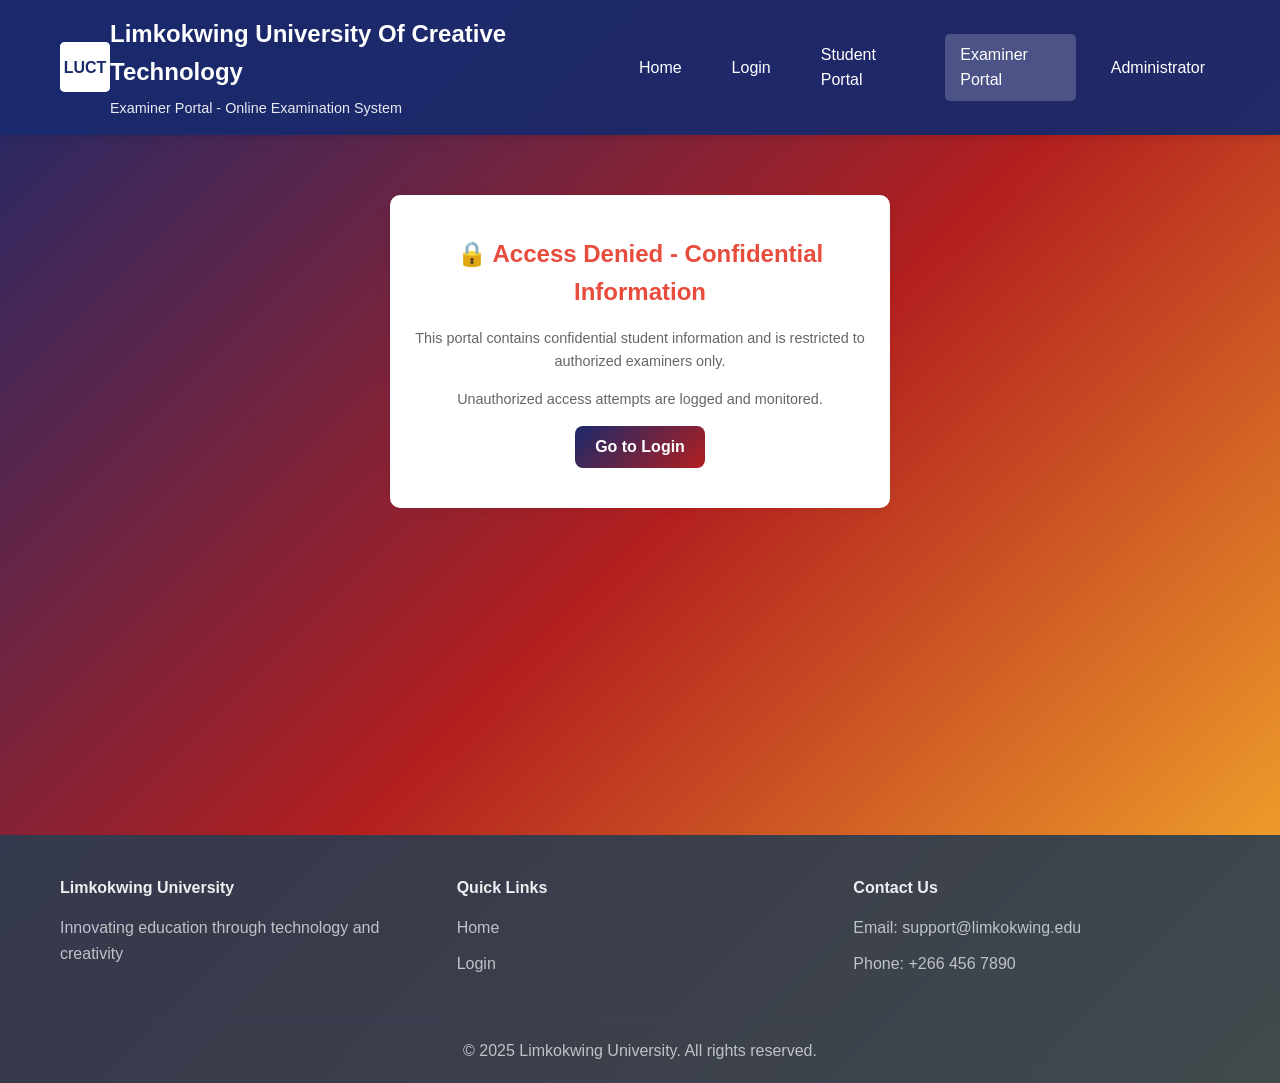
<file: examiner-dashboard.html>
<!DOCTYPE html>
<html lang="en">
<head>
    <meta charset="UTF-8">
    <meta name="viewport" content="width=device-width, initial-scale=1.0">
    <title>Examiner Dashboard - Online Examination System</title>
    <link rel="stylesheet" href="style2.css">
    <style>
        /* Additional styles for examiner dashboard */
        .dashboard {
            padding: 20px 0;
            min-height: calc(100vh - 200px);
        }

        .dashboard-header {
            background: white;
            padding: 20px;
            border-radius: 10px;
            box-shadow: 0 2px 10px rgba(0, 0, 0, 0.05);
            margin-bottom: 25px;
            display: flex;
            justify-content: space-between;
            align-items: center;
        }

        .dashboard-header h2 {
            color: #1a2a6c;
            margin-bottom: 8px;
            font-size: 1.6rem;
        }

        .dashboard-header p {
            color: #666;
            margin: 0;
            font-size: 0.9rem;
        }

        .dashboard-cards {
            display: grid;
            grid-template-columns: repeat(auto-fit, minmax(220px, 1fr));
            gap: 15px;
            margin-bottom: 25px;
        }

        .dashboard-card {
            background: white;
            padding: 20px;
            border-radius: 10px;
            box-shadow: 0 2px 10px rgba(0, 0, 0, 0.05);
            text-align: center;
            transition: transform 0.3s;
            min-height: 120px;
            display: flex;
            flex-direction: column;
            justify-content: center;
        }

        .dashboard-card:hover {
            transform: translateY(-3px);
        }

        .dashboard-card h3 {
            color: #555;
            font-size: 0.9rem;
            margin-bottom: 12px;
        }

        .dashboard-card .number {
            font-size: 2rem;
            font-weight: bold;
            color: #1a2a6c;
            margin-bottom: 8px;
        }

        .dashboard-card p {
            color: #777;
            font-size: 0.8rem;
            margin: 0;
        }

        .table-container {
            background: white;
            border-radius: 10px;
            box-shadow: 0 2px 10px rgba(0, 0, 0, 0.05);
            margin-bottom: 25px;
            overflow: hidden;
            max-width: 100%;
        }

        .table-container h3 {
            padding: 15px 20px;
            color: #1a2a6c;
            border-bottom: 1px solid #eee;
            margin: 0;
            font-size: 1.2rem;
        }

        table {
            width: 100%;
            border-collapse: collapse;
            table-layout: fixed;
        }

        th, td {
            padding: 12px 15px;
            text-align: left;
            border-bottom: 1px solid #eee;
            word-wrap: break-word;
        }

        th {
            background-color: #f8f9fa;
            font-weight: 600;
            color: #555;
            font-size: 0.85rem;
        }

        td {
            font-size: 0.8rem;
        }

        tr:hover {
            background-color: #f8f9fa;
        }

        .access-denied {
            text-align: center;
            padding: 40px 20px;
            background: white;
            border-radius: 10px;
            box-shadow: 0 2px 10px rgba(0, 0, 0, 0.05);
            margin: 40px auto;
            max-width: 500px;
        }

        .access-denied h2 {
            color: #e74c3c;
            margin-bottom: 15px;
            font-size: 1.5rem;
        }

        .access-denied p {
            color: #666;
            margin-bottom: 15px;
            font-size: 0.9rem;
        }

        .status-badge {
            padding: 4px 8px;
            border-radius: 4px;
            font-size: 0.75rem;
            font-weight: 500;
            display: inline-block;
        }

        .status-active {
            background: #d4edda;
            color: #155724;
        }

        .status-inactive {
            background: #f8d7da;
            color: #721c24;
        }

        .status-draft {
            background: #e2e3e5;
            color: #383d41;
        }

        .status-published {
            background: #d1ecf1;
            color: #0c5460;
        }

        .status-completed {
            background: #d4edda;
            color: #155724;
        }

        .btn-outline {
            background: transparent;
            color: #1a2a6c;
            border: 2px solid #1a2a6c;
            padding: 6px 12px;
            font-size: 0.8rem;
            margin: 2px;
            border-radius: 4px;
        }

        .btn-outline:hover {
            background: #1a2a6c;
            color: white;
        }

        .btn-success {
            background: #28a745;
            color: white;
            border: none;
            padding: 6px 12px;
            font-size: 0.8rem;
            margin: 2px;
            border-radius: 4px;
        }

        .btn-success:hover {
            background: #218838;
        }

        .btn-warning {
            background: #ffc107;
            color: #212529;
            border: none;
            padding: 6px 12px;
            font-size: 0.8rem;
            margin: 2px;
            border-radius: 4px;
        }

        .btn-warning:hover {
            background: #e0a800;
        }

        .confidential-notice {
            background: #fff3cd;
            border: 1px solid #ffeaa7;
            border-radius: 8px;
            padding: 12px;
            margin: 15px 0;
            font-size: 0.85rem;
            color: #856404;
            text-align: center;
        }

        .security-alert {
            background: #f8d7da;
            border: 1px solid #f5c6cb;
            border-radius: 8px;
            padding: 12px;
            margin: 15px 0;
            color: #721c24;
            text-align: center;
            font-size: 0.85rem;
        }

        /* Modal improvements */
        .exam-modal {
            max-width: 95%;
            width: 900px;
            max-height: 90vh;
            overflow-y: auto;
        }

        .modal-content {
            max-height: 90vh;
            overflow-y: auto;
        }

        .question-item {
            background: #f8f9fa;
            padding: 15px;
            border-radius: 8px;
            margin-bottom: 15px;
            border-left: 4px solid #1a2a6c;
        }

        .option-item {
            display: flex;
            align-items: center;
            margin-bottom: 8px;
        }

        .option-item input[type="radio"] {
            margin-right: 10px;
        }

        .student-performance {
            background: white;
            padding: 15px;
            border-radius: 10px;
            box-shadow: 0 2px 10px rgba(0, 0, 0, 0.05);
            margin-bottom: 15px;
        }

        .performance-chart {
            display: grid;
            grid-template-columns: repeat(auto-fit, minmax(150px, 1fr));
            gap: 12px;
            margin-top: 12px;
        }

        .performance-item {
            text-align: center;
            padding: 12px;
            background: #f8f9fa;
            border-radius: 8px;
        }

        .performance-value {
            font-size: 1.3rem;
            font-weight: bold;
            color: #1a2a6c;
        }

        /* Form improvements */
        .form-group {
            margin-bottom: 15px;
        }

        .form-group label {
            display: block;
            margin-bottom: 6px;
            font-weight: 500;
            color: #555;
            font-size: 0.9rem;
        }

        .form-group input,
        .form-group select,
        .form-group textarea {
            width: 100%;
            padding: 10px 12px;
            border: 2px solid #e0e0e0;
            border-radius: 6px;
            font-size: 0.9rem;
            transition: border-color 0.3s;
        }

        .form-group input:focus,
        .form-group select:focus,
        .form-group textarea:focus {
            outline: none;
            border-color: #1a2a6c;
        }

        /* Responsive improvements */
        @media (max-width: 768px) {
            .dashboard-header {
                flex-direction: column;
                text-align: center;
                gap: 15px;
            }
            
            .dashboard-cards {
                grid-template-columns: 1fr;
            }
            
            .table-container {
                overflow-x: auto;
            }
            
            table {
                min-width: 600px;
            }
            
            .exam-modal {
                width: 95%;
                margin: 10px;
            }
            
            .performance-chart {
                grid-template-columns: repeat(2, 1fr);
            }
        }

        @media (max-width: 480px) {
            .dashboard {
                padding: 15px 0;
            }
            
            .dashboard-header h2 {
                font-size: 1.3rem;
            }
            
            .dashboard-card {
                padding: 15px;
            }
            
            .performance-chart {
                grid-template-columns: 1fr;
            }
            
            .btn-outline, .btn-success, .btn-warning {
                display: block;
                width: 100%;
                margin: 5px 0;
            }
        }

        /* Scrollbar styling for modals */
        .modal-content::-webkit-scrollbar {
            width: 8px;
        }

        .modal-content::-webkit-scrollbar-track {
            background: #f1f1f1;
            border-radius: 4px;
        }

        .modal-content::-webkit-scrollbar-thumb {
            background: #c1c1c1;
            border-radius: 4px;
        }

        .modal-content::-webkit-scrollbar-thumb:hover {
            background: #a8a8a8;
        }

        /* Action buttons container */
        .action-buttons {
            display: flex;
            flex-wrap: wrap;
            gap: 5px;
        }

        /* Ensure tables don't overflow */
        .table-wrapper {
            overflow-x: auto;
            width: 100%;
        }
    </style>
</head>
<body>
    <!-- Navigation Bar -->
    <nav class="navbar">
        <div class="nav-container">
            <div class="logo">
                <div style="width: 50px; height: 50px; background: white; display: flex; align-items: center; justify-content: center; border-radius: 5px; font-weight: bold; color: #1a2a6c;">
                    LUCT
                </div>
            </div>
            <div class="title">
                <h1>Limkokwing University Of Creative Technology</h1>
                <p>Examiner Portal - Online Examination System</p>
            </div>
            <div class="nav-links">
                <a href="index.html">Home</a>
                <a href="login.html">Login</a>
                <a href="student-dashboard.html">Student Portal</a>
                <a href="examiner-dashboard.html" class="active">Examiner Portal</a>
                <a href="admin-dashboard.html">Administrator</a>
            </div>
            <div class="mobile-menu">
                <span></span>
                <span></span>
                <span></span>
            </div>
        </div>
    </nav>

    <!-- Examiner Dashboard -->
    <section class="dashboard">
        <div class="container">
            <!-- Access denied message (hidden by default) -->
            <div id="accessDenied" class="access-denied" style="display: none;">
                <h2>🔒 Access Denied - Confidential Information</h2>
                <p>This portal contains confidential student information and is restricted to authorized examiners only.</p>
                <p>Unauthorized access attempts are logged and monitored.</p>
                <button class="btn btn-primary" onclick="redirectToLogin()">Go to Login</button>
            </div>

            <!-- Security alert for unauthorized users -->
            <div id="securityAlert" class="security-alert" style="display: none;">
                <strong>SECURITY ALERT:</strong> Unauthorized access attempt detected. This incident has been logged.
            </div>

            <!-- Actual dashboard content (hidden by default) -->
            <div id="dashboardContent" style="display: none;">
                <div class="confidential-notice">
                    🔒 <strong>CONFIDENTIAL:</strong> This dashboard contains sensitive student information. 
                    All data access is monitored and logged for security purposes.
                </div>

                <div class="dashboard-header">
                    <div>
                        <h2>Examiner Dashboard</h2>
                        <p id="examinerWelcome">Welcome, Examiner</p>
                        <p id="examinerInfo" style="font-size: 0.9rem; color: #666;"></p>
                    </div>
                    <button class="btn btn-secondary" onclick="logout()">Secure Logout</button>
                </div>

                <div class="dashboard-cards">
                    <div class="dashboard-card">
                        <h3>Active Exams</h3>
                        <div class="number" id="activeExams">0</div>
                        <p>Exams currently active</p>
                    </div>
                    <div class="dashboard-card">
                        <h3>Pending Evaluation</h3>
                        <div class="number" id="pendingEvaluations">0</div>
                        <p>Submissions to evaluate</p>
                    </div>
                    <div class="dashboard-card">
                        <h3>Total Students</h3>
                        <div class="number" id="examinerStudentCount">0</div>
                        <p>Students in your courses</p>
                    </div>
                </div>

                <div class="table-container">
                    <div style="display: flex; justify-content: space-between; align-items: center; padding: 15px 20px;">
                        <h3>Student List - Confidential</h3>
                        <button class="btn btn-primary" onclick="showCreateExamModal()">Create New Exam</button>
                    </div>
                    <div class="table-wrapper">
                        <table>
                            <thead>
                                <tr>
                                    <th style="width: 15%">Student ID</th>
                                    <th style="width: 20%">Name</th>
                                    <th style="width: 25%">Email</th>
                                    <th style="width: 15%">Department</th>
                                    <th style="width: 10%">Status</th>
                                    <th style="width: 15%">Actions</th>
                                </tr>
                            </thead>
                            <tbody id="examinerStudentsTable">
                                <tr>
                                    <td colspan="6" style="text-align: center;">Loading student data...</td>
                                </tr>
                            </tbody>
                        </table>
                    </div>
                </div>

                <div class="table-container" style="margin-top: 25px;">
                    <h3 style="padding: 15px 20px 0;">Exam Management</h3>
                    <div class="table-wrapper">
                        <table>
                            <thead>
                                <tr>
                                    <th style="width: 25%">Exam Name</th>
                                    <th style="width: 15%">Subject</th>
                                    <th style="width: 15%">Date Created</th>
                                    <th style="width: 10%">Status</th>
                                    <th style="width: 10%">Participants</th>
                                    <th style="width: 25%">Actions</th>
                                </tr>
                            </thead>
                            <tbody id="examsManagementTable">
                                <tr>
                                    <td colspan="6" style="text-align: center;">Loading exam data...</td>
                                </tr>
                            </tbody>
                        </table>
                    </div>
                </div>
            </div>
        </div>
    </section>

    <!-- Create Exam Modal -->
    <div class="modal" id="createExamModal">
        <div class="modal-content exam-modal">
            <div class="modal-header">
                <h3>Create New Examination</h3>
                <button class="close-modal" onclick="closeCreateExamModal()">&times;</button>
            </div>
            <div class="modal-body">
                <div id="createExamAlert"></div>
                <form id="createExamForm">
                    <div class="form-group">
                        <label for="examName">Exam Name</label>
                        <input type="text" id="examName" placeholder="Enter exam name" required>
                    </div>
                    
                    <div style="display: grid; grid-template-columns: 1fr 1fr; gap: 15px;">
                        <div class="form-group">
                            <label for="examSubject">Subject</label>
                            <input type="text" id="examSubject" placeholder="Enter subject" required>
                        </div>
                        <div class="form-group">
                            <label for="examDuration">Duration (minutes)</label>
                            <input type="number" id="examDuration" placeholder="Enter duration" required min="1">
                        </div>
                    </div>
                    
                    <div class="form-group">
                        <label for="examInstructions">Instructions</label>
                        <textarea id="examInstructions" placeholder="Enter exam instructions" rows="3"></textarea>
                    </div>
                    
                    <h4 style="margin: 20px 0 10px 0; color: #1a2a6c;">Exam Questions</h4>
                    <div id="questionsContainer">
                        <!-- Questions will be added here dynamically -->
                    </div>
                    
                    <button type="button" class="btn btn-outline" onclick="addQuestion()" style="margin-bottom: 20px;">+ Add Question</button>
                    
                    <div class="form-actions">
                        <button type="button" class="btn btn-secondary" onclick="closeCreateExamModal()">Cancel</button>
                        <button type="button" class="btn btn-warning" onclick="saveAsDraft()">Save as Draft</button>
                        <button type="submit" class="btn btn-primary">Publish Exam</button>
                    </div>
                </form>
            </div>
        </div>
    </div>

    <!-- Student Details Modal -->
    <div class="modal" id="studentDetailsModal">
        <div class="modal-content" style="max-width: 800px;">
            <div class="modal-header">
                <h3 id="studentDetailsTitle">Student Academic Information</h3>
                <button class="close-modal" onclick="closeStudentDetailsModal()">&times;</button>
            </div>
            <div class="modal-body">
                <div id="studentDetailsContent">
                    <!-- Student details will be loaded here -->
                </div>
            </div>
        </div>
    </div>

    <!-- Footer -->
    <footer class="footer">
        <div class="container">
            <div class="footer-content">
                <div class="footer-section">
                    <h4>Limkokwing University</h4>
                    <p>Innovating education through technology and creativity</p>
                </div>
                <div class="footer-section">
                    <h4>Quick Links</h4>
                    <ul>
                        <li><a href="index.html">Home</a></li>
                        <li><a href="login.html">Login</a></li>
                       
                    </ul>
                </div>
                <div class="footer-section">
                    <h4>Contact Us</h4>
                    <p>Email: support@limkokwing.edu</p>
                    <p>Phone: +266 456 7890</p>
                </div>
            </div>
            <div class="footer-bottom">
                <p>&copy; 2025 Limkokwing University. All rights reserved.</p>
            </div>
        </div>
    </footer>

    <script>
        // Enhanced Secure Examiner Dashboard with Exam Management
        let currentUser = null;
        let accessAttempts = 0;
        let questionCount = 0;
        let exams = JSON.parse(localStorage.getItem('examinerExams') || '[]');

        // Initialize examiner dashboard
        function initExaminerDashboard() {
            console.log('Initializing secure examiner dashboard...');
            
            // Check authentication and user type
            currentUser = checkExaminerAuth();
            
            if (!currentUser) {
                console.log('Access denied - User not authenticated as examiner');
                showAccessDenied();
                return;
            }
            
            // User is authenticated as examiner, show dashboard
            showDashboardContent();
            
            // Update welcome message and user info
            updateExaminerInfo();
            
            // Load examiner data
            loadExaminerData();
            
            console.log('Examiner dashboard initialized successfully for:', currentUser.name);
            
            // Log successful access
            logSecurityEvent('ACCESS_GRANTED', `Examiner ${currentUser.name} accessed dashboard`);
        }

        // Strict authentication check for examiners only
        function checkExaminerAuth() {
            const currentUser = JSON.parse(localStorage.getItem('currentUser') || 'null');
            
            // Check if user is logged in
            if (!currentUser) {
                console.log('No user logged in');
                alert('🔒 Authentication Required: Please login to access examiner portal.');
                setTimeout(() => {
                    window.location.href = 'login.html';
                }, 1500);
                return null;
            }
            
            // Check if user is actually an examiner
            if (currentUser.type !== 'examiner') {
                accessAttempts++;
                console.log(`Access denied - User is not an examiner: ${currentUser.type} (Attempt: ${accessAttempts})`);
                
                // Log unauthorized access attempt
                logSecurityEvent('UNAUTHORIZED_ACCESS', 
                    `User ${currentUser.name} (${currentUser.type}) attempted to access examiner portal`);
                
                // Show security alert
                document.getElementById('securityAlert').style.display = 'block';
                
                alert('🚫 ACCESS DENIED: Examiner portal contains confidential student information. Authorized personnel only.');
                
                setTimeout(() => {
                    // Redirect to appropriate dashboard based on user type
                    if (currentUser.type === 'student') {
                        window.location.href = 'student-dashboard.html';
                    } else if (currentUser.type === 'admin') {
                        window.location.href = 'admin-dashboard.html';
                    } else {
                        window.location.href = 'login.html';
                    }
                }, 3000);
                return null;
            }
            
            // Additional verification: Check if examiner exists in the system
            const allUsers = JSON.parse(localStorage.getItem('universityUsers') || '[]');
            const examinerExists = allUsers.some(user => 
                user.id === currentUser.id && 
                user.type === 'examiner' && 
                user.status === 'active'
            );
            
            if (!examinerExists) {
                console.log('Access denied - Examiner not found in system or inactive');
                logSecurityEvent('INVALID_EXAMINER', 
                    `Examiner ${currentUser.id} not found in system or account inactive`);
                alert('Examiner account not found or inactive. Please contact administration.');
                localStorage.removeItem('currentUser');
                setTimeout(() => {
                    window.location.href = 'login.html';
                }, 2000);
                return null;
            }
            
            return currentUser;
        }

        // Enhanced security logging
        function logSecurityEvent(action, details) {
            const securityLogs = JSON.parse(localStorage.getItem('examinerSecurityLogs') || '[]');
            const logEntry = {
                userId: currentUser ? currentUser.id : 'unknown',
                userName: currentUser ? currentUser.name : 'unknown',
                userType: currentUser ? currentUser.type : 'unknown',
                action: action,
                details: details,
                timestamp: new Date().toISOString(),
                ip: '127.0.0.1',
                userAgent: navigator.userAgent
            };
            
            securityLogs.push(logEntry);
            
            if (securityLogs.length > 100) {
                securityLogs.splice(0, securityLogs.length - 100);
            }
            
            localStorage.setItem('examinerSecurityLogs', JSON.stringify(securityLogs));
            console.log('Security event logged:', action, details);
        }

        function showAccessDenied() {
            document.getElementById('accessDenied').style.display = 'block';
            document.getElementById('dashboardContent').style.display = 'none';
            document.getElementById('securityAlert').style.display = 'none';
        }

        function showDashboardContent() {
            document.getElementById('accessDenied').style.display = 'none';
            document.getElementById('dashboardContent').style.display = 'block';
            document.getElementById('securityAlert').style.display = 'none';
        }

        function updateExaminerInfo() {
            document.getElementById('examinerWelcome').textContent = `Welcome, ${currentUser.name}`;
            document.getElementById('examinerInfo').textContent = 
                `Examiner ID: ${currentUser.id} | Department: ${currentUser.department}`;
        }

        function loadExaminerData() {
            loadStudentsData();
            loadExamsData();
            updateDashboardStats();
        }

        function loadStudentsData() {
            const studentsTable = document.getElementById('examinerStudentsTable');
            const users = JSON.parse(localStorage.getItem('universityUsers') || '[]');
            const students = users.filter(u => u.type === 'student');
            
            if (students.length === 0) {
                studentsTable.innerHTML = '<tr><td colspan="6" style="text-align: center;">No students registered in the system</td></tr>';
                return;
            }
            
            studentsTable.innerHTML = '';
            students.forEach(student => {
                const row = document.createElement('tr');
                row.innerHTML = `
                    <td>${student.id}</td>
                    <td>${student.name}</td>
                    <td>${student.email}</td>
                    <td>${student.department}</td>
                    <td><span class="status-badge status-active">Active</span></td>
                    <td>
                        <div class="action-buttons">
                            <button class="btn btn-outline" onclick="viewStudentDetails('${student.id}')">View Academic Info</button>
                        </div>
                    </td>
                `;
                studentsTable.appendChild(row);
            });
            
            logSecurityEvent('DATA_ACCESS', `Accessed student list with ${students.length} records`);
        }

        function loadExamsData() {
            const examsTable = document.getElementById('examsManagementTable');
            
            if (exams.length === 0) {
                examsTable.innerHTML = '<tr><td colspan="6" style="text-align: center;">No exams created yet</td></tr>';
                return;
            }
            
            examsTable.innerHTML = '';
            exams.forEach((exam, index) => {
                const row = document.createElement('tr');
                row.innerHTML = `
                    <td>${exam.name}</td>
                    <td>${exam.subject}</td>
                    <td>${exam.dateCreated}</td>
                    <td><span class="status-badge status-${exam.status.toLowerCase()}">${exam.status}</span></td>
                    <td>${exam.participants || 0}</td>
                    <td>
                        <div class="action-buttons">
                            <button class="btn btn-outline" onclick="manageExam(${index})">Manage</button>
                            ${exam.status === 'draft' ? `<button class="btn btn-success" onclick="publishExam(${index})">Publish</button>` : ''}
                            ${exam.status === 'published' ? `<button class="btn btn-warning" onclick="unpublishExam(${index})">Unpublish</button>` : ''}
                            <button class="btn btn-outline" onclick="deleteExam(${index})">Delete</button>
                        </div>
                    </td>
                `;
                examsTable.appendChild(row);
            });
        }

        function updateDashboardStats() {
            const users = JSON.parse(localStorage.getItem('universityUsers') || '[]');
            const students = users.filter(u => u.type === 'student');
            const activeExams = exams.filter(exam => exam.status === 'published').length;
            const pendingEvals = exams.reduce((total, exam) => total + (exam.pendingEvaluations || 0), 0);
            
            document.getElementById('examinerStudentCount').textContent = students.length;
            document.getElementById('activeExams').textContent = activeExams;
            document.getElementById('pendingEvaluations').textContent = pendingEvals;
        }

        // Exam Creation Functions
        function showCreateExamModal() {
            document.getElementById('createExamModal').style.display = 'flex';
            document.getElementById('createExamAlert').innerHTML = '';
            document.getElementById('createExamForm').reset();
            questionCount = 0;
            document.getElementById('questionsContainer').innerHTML = '';
            addQuestion(); // Add first question by default
            
            logSecurityEvent('EXAM_CREATION_INITIATED', 'Started creating new exam');
        }

        function closeCreateExamModal() {
            document.getElementById('createExamModal').style.display = 'none';
        }

        function addQuestion() {
            questionCount++;
            const questionsContainer = document.getElementById('questionsContainer');
            questionsContainer.innerHTML += createQuestionHTML(questionCount);
        }

        function createQuestionHTML(qNumber) {
            return `
                <div class="question-item" id="question${qNumber}">
                    <div style="display: flex; justify-content: space-between; align-items: center; margin-bottom: 10px;">
                        <label style="font-weight: bold; color: #1a2a6c;">Question ${qNumber}</label>
                        ${qNumber > 1 ? `<button type="button" class="btn btn-outline" onclick="removeQuestion(${qNumber})" style="padding: 4px 8px; font-size: 0.8rem;">Remove</button>` : ''}
                    </div>
                    <div class="form-group">
                        <input type="text" placeholder="Enter question text" class="question-text" required>
                    </div>
                    <div class="form-group">
                        <label style="font-size: 0.85rem;">Options (Select the correct answer)</label>
                        <div class="option-item">
                            <input type="radio" name="q${qNumber}_correct" value="0" required>
                            <input type="text" placeholder="Option A" class="option-text" required style="flex: 1;">
                        </div>
                        <div class="option-item">
                            <input type="radio" name="q${qNumber}_correct" value="1">
                            <input type="text" placeholder="Option B" class="option-text" required style="flex: 1;">
                        </div>
                        <div class="option-item">
                            <input type="radio" name="q${qNumber}_correct" value="2">
                            <input type="text" placeholder="Option C" class="option-text" required style="flex: 1;">
                        </div>
                        <div class="option-item">
                            <input type="radio" name="q${qNumber}_correct" value="3">
                            <input type="text" placeholder="Option D" class="option-text" required style="flex: 1;">
                        </div>
                    </div>
                </div>
            `;
        }

        function removeQuestion(qNumber) {
            if (questionCount > 1) {
                document.getElementById(`question${qNumber}`).remove();
                questionCount--;
                // Renumber remaining questions
                const questions = document.querySelectorAll('.question-item');
                questions.forEach((question, index) => {
                    const newNumber = index + 1;
                    const label = question.querySelector('label');
                    const radioInputs = question.querySelectorAll('input[type="radio"]');
                    
                    label.textContent = `Question ${newNumber}`;
                    question.id = `question${newNumber}`;
                    
                    // Update radio button names
                    radioInputs.forEach(input => {
                        input.name = `q${newNumber}_correct`;
                    });
                });
            }
        }

        function saveAsDraft() {
            const examData = collectExamData();
            if (!examData) return;
            
            examData.status = 'draft';
            exams.push(examData);
            localStorage.setItem('examinerExams', JSON.stringify(exams));
            
            showAlert(document.getElementById('createExamAlert'), 'Exam saved as draft successfully!', 'success');
            logSecurityEvent('EXAM_SAVED_DRAFT', `Saved exam "${examData.name}" as draft`);
            
            setTimeout(() => {
                closeCreateExamModal();
                loadExamsData();
                updateDashboardStats();
            }, 1500);
        }

        function collectExamData() {
            const examName = document.getElementById('examName').value;
            const examSubject = document.getElementById('examSubject').value;
            const examDuration = document.getElementById('examDuration').value;
            const examInstructions = document.getElementById('examInstructions').value;
            
            if (!examName || !examSubject || !examDuration) {
                showAlert(document.getElementById('createExamAlert'), 'Please fill in all required fields!', 'error');
                return null;
            }
            
            // Collect questions
            const questions = [];
            for (let i = 1; i <= questionCount; i++) {
                const questionElement = document.getElementById(`question${i}`);
                if (!questionElement) continue;
                
                const questionText = questionElement.querySelector('.question-text').value;
                const options = Array.from(questionElement.querySelectorAll('.option-text')).map(input => input.value);
                const correctAnswer = questionElement.querySelector('input[type="radio"]:checked');
                
                if (!questionText || options.some(opt => !opt) || !correctAnswer) {
                    showAlert(document.getElementById('createExamAlert'), `Please complete all fields for Question ${i}!`, 'error');
                    return null;
                }
                
                questions.push({
                    text: questionText,
                    options: options,
                    correctAnswer: parseInt(correctAnswer.value)
                });
            }
            
            if (questions.length === 0) {
                showAlert(document.getElementById('createExamAlert'), 'Please add at least one question!', 'error');
                return null;
            }
            
            return {
                id: 'exam_' + Date.now(),
                name: examName,
                subject: examSubject,
                duration: parseInt(examDuration),
                instructions: examInstructions,
                questions: questions,
                dateCreated: new Date().toISOString().split('T')[0],
                createdBy: currentUser.id,
                participants: 0,
                pendingEvaluations: 0
            };
        }

        // Form submission for publishing exam
        document.getElementById('createExamForm').addEventListener('submit', function(e) {
            e.preventDefault();
            publishExamDirect();
        });

        function publishExamDirect() {
            const examData = collectExamData();
            if (!examData) return;
            
            examData.status = 'published';
            exams.push(examData);
            localStorage.setItem('examinerExams', JSON.stringify(exams));
            
            showAlert(document.getElementById('createExamAlert'), 'Exam published successfully! Students can now access it.', 'success');
            logSecurityEvent('EXAM_PUBLISHED', `Published exam "${examData.name}"`);
            
            setTimeout(() => {
                closeCreateExamModal();
                loadExamsData();
                updateDashboardStats();
            }, 1500);
        }

        // Exam Management Functions
        function manageExam(examIndex) {
            const exam = exams[examIndex];
            alert(`Managing Exam: ${exam.name}\n\nStatus: ${exam.status}\nQuestions: ${exam.questions.length}\nDuration: ${exam.duration} minutes\n\nManagement Options:\n- View submissions\n- Grade answers\n- Modify questions\n- Adjust settings`);
            
            logSecurityEvent('EXAM_MANAGED', `Accessed management for exam: ${exam.name}`);
        }

        function publishExam(examIndex) {
            if (confirm(`Publish "${exams[examIndex].name}"? Students will be able to access this exam.`)) {
                exams[examIndex].status = 'published';
                localStorage.setItem('examinerExams', JSON.stringify(exams));
                loadExamsData();
                updateDashboardStats();
                
                logSecurityEvent('EXAM_PUBLISHED', `Published exam: ${exams[examIndex].name}`);
                alert('Exam published successfully!');
            }
        }

        function unpublishExam(examIndex) {
            if (confirm(`Unpublish "${exams[examIndex].name}"? Students will no longer be able to access this exam.`)) {
                exams[examIndex].status = 'draft';
                localStorage.setItem('examinerExams', JSON.stringify(exams));
                loadExamsData();
                updateDashboardStats();
                
                logSecurityEvent('EXAM_UNPUBLISHED', `Unpublished exam: ${exams[examIndex].name}`);
                alert('Exam unpublished successfully!');
            }
        }

        function deleteExam(examIndex) {
            if (confirm(`Are you sure you want to delete "${exams[examIndex].name}"? This action cannot be undone.`)) {
                logSecurityEvent('EXAM_DELETED', `Deleted exam: ${exams[examIndex].name}`);
                exams.splice(examIndex, 1);
                localStorage.setItem('examinerExams', JSON.stringify(exams));
                loadExamsData();
                updateDashboardStats();
                alert('Exam deleted successfully!');
            }
        }

        // Student Academic Information
        function viewStudentDetails(studentId) {
            const users = JSON.parse(localStorage.getItem('universityUsers') || '[]');
            const student = users.find(u => u.id === studentId && u.type === 'student');
            
            if (!student) {
                alert('Student not found!');
                return;
            }
            
            // Sample academic data
            const academicData = {
                gpa: '3.45',
                completedExams: 8,
                averageScore: '78%',
                attendance: '92%',
                recentGrades: [
                    { subject: 'Mathematics', grade: 'A', score: '88%' },
                    { subject: 'Computer Science', grade: 'B+', score: '85%' },
                    { subject: 'Physics', grade: 'B', score: '82%' },
                    { subject: 'Chemistry', grade: 'A-', score: '86%' }
                ]
            };
            
            document.getElementById('studentDetailsTitle').textContent = `Academic Information - ${student.name}`;
            document.getElementById('studentDetailsContent').innerHTML = `
                <div class="student-performance">
                    <h4 style="color: #1a2a6c; margin-bottom: 15px;">Student Performance Overview</h4>
                    <p><strong>Student ID:</strong> ${student.id}</p>
                    <p><strong>Department:</strong> ${student.department}</p>
                    <p><strong>Email:</strong> ${student.email}</p>
                    
                    <div class="performance-chart">
                        <div class="performance-item">
                            <div class="performance-value">${academicData.gpa}</div>
                            <div>GPA</div>
                        </div>
                        <div class="performance-item">
                            <div class="performance-value">${academicData.averageScore}</div>
                            <div>Average Score</div>
                        </div>
                        <div class="performance-item">
                            <div class="performance-value">${academicData.completedExams}</div>
                            <div>Exams Taken</div>
                        </div>
                        <div class="performance-item">
                            <div class="performance-value">${academicData.attendance}</div>
                            <div>Attendance</div>
                        </div>
                    </div>
                </div>
                
                <div class="table-container">
                    <h4 style="padding: 15px; margin: 0;">Recent Exam Results</h4>
                    <div class="table-wrapper">
                        <table>
                            <thead>
                                <tr>
                                    <th style="width: 40%">Subject</th>
                                    <th style="width: 30%">Grade</th>
                                    <th style="width: 30%">Score</th>
                                </tr>
                            </thead>
                            <tbody>
                                ${academicData.recentGrades.map(grade => `
                                    <tr>
                                        <td>${grade.subject}</td>
                                        <td><strong>${grade.grade}</strong></td>
                                        <td>${grade.score}</td>
                                    </tr>
                                `).join('')}
                            </tbody>
                        </table>
                    </div>
                </div>
                
                <div style="text-align: center; margin-top: 20px;">
                    <button class="btn btn-primary" onclick="generateReport('${studentId}')">Generate Academic Report</button>
                    <button class="btn btn-outline" onclick="closeStudentDetailsModal()" style="margin-left: 10px;">Close</button>
                </div>
            `;
            
            document.getElementById('studentDetailsModal').style.display = 'flex';
            logSecurityEvent('STUDENT_ACADEMIC_ACCESS', `Viewed academic information for student ${studentId}`);
        }

        function closeStudentDetailsModal() {
            document.getElementById('studentDetailsModal').style.display = 'none';
        }

        function generateReport(studentId) {
            alert(`Generating comprehensive academic report for student ${studentId}...\n\nReport would include:\n- Detailed performance analysis\n- Progress trends\n- Comparative statistics\n- Recommendations`);
            
            logSecurityEvent('REPORT_GENERATED', `Generated academic report for student ${studentId}`);
        }

        // Utility Functions
        function showAlert(container, message, type) {
            if (container) {
                container.innerHTML = `<div class="alert alert-${type}">${message}</div>`;
            }
        }

        function redirectToLogin() {
            window.location.href = 'login.html';
        }

        function logout() {
            if (confirm('Are you sure you want to logout? All confidential data will be secured.')) {
                logSecurityEvent('LOGOUT', `Examiner ${currentUser.name} logged out securely`);
                localStorage.removeItem('currentUser');
                window.location.href = 'login.html';
            }
        }

        // Initialize examiner dashboard when page loads
        document.addEventListener('DOMContentLoaded', initExaminerDashboard);
    </script>
</body>
</html>
</file>
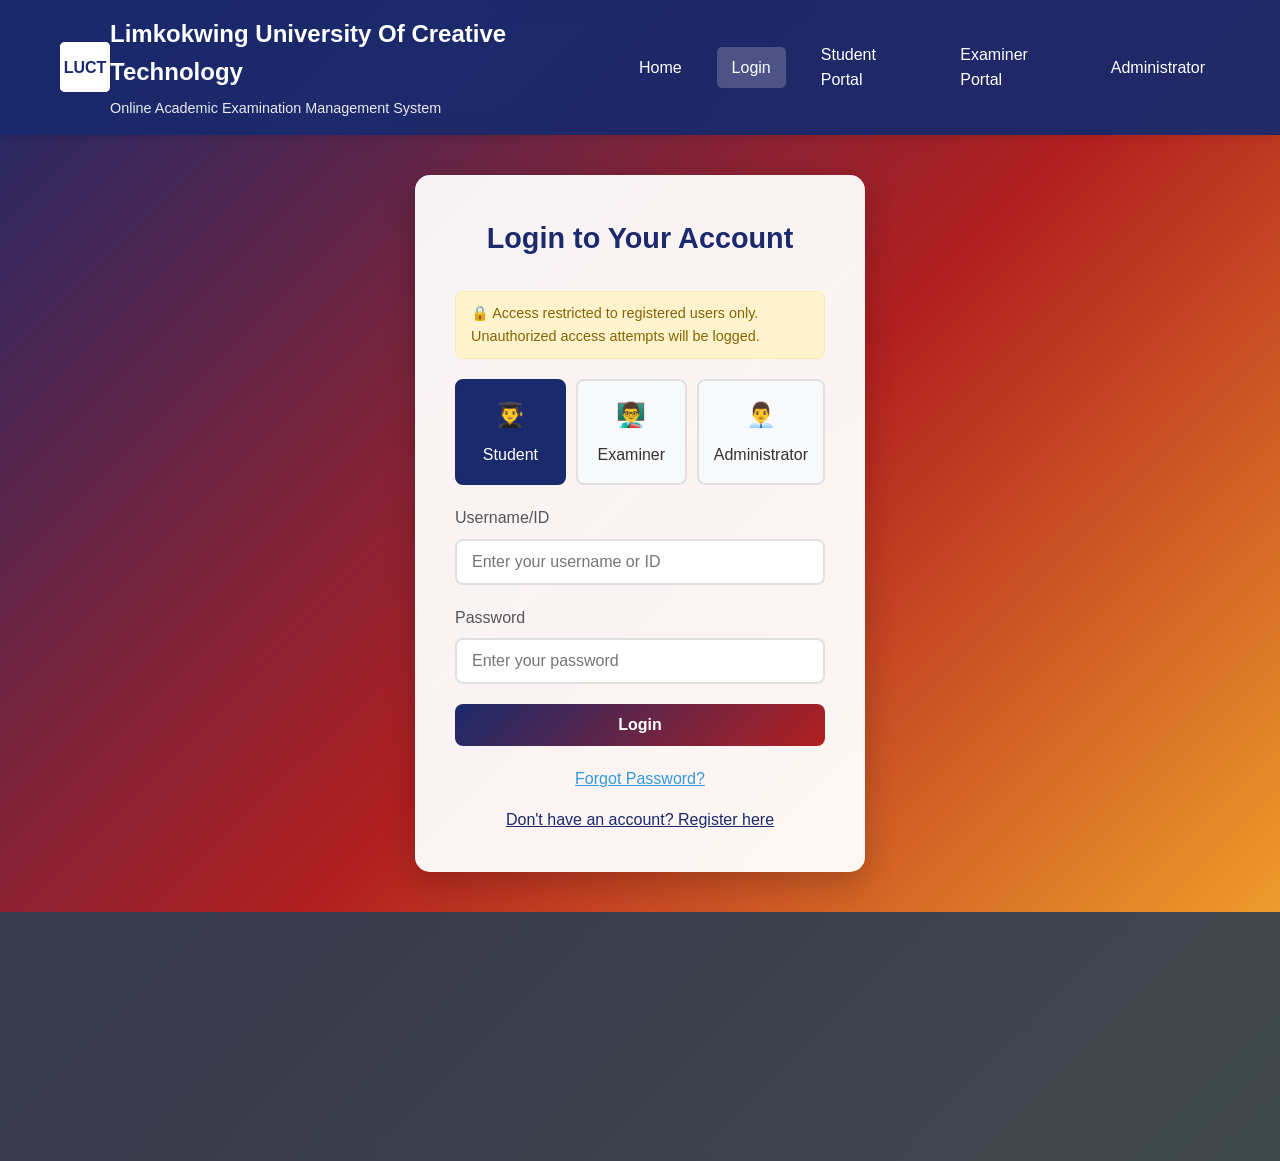
<file: login.html>
<!DOCTYPE html>
<html lang="en">
<head>
    <meta charset="UTF-8">
    <meta name="viewport" content="width=device-width, initial-scale=1.0">
    <title>Login - Online Examination System</title>
    <link rel="stylesheet" href="style2.css">
    <style>
        .access-denied {
            border: 2px solid #e74c3c;
            background: #f8d7da;
            animation: shake 0.5s;
        }
        
        @keyframes shake {
            0%, 100% { transform: translateX(0); }
            25% { transform: translateX(-5px); }
            75% { transform: translateX(5px); }
        }
        
        .security-notice {
            background: #fff3cd;
            border: 1px solid #ffeaa7;
            border-radius: 8px;
            padding: 10px 15px;
            margin-bottom: 20px;
            font-size: 0.9rem;
            color: #856404;
        }
        
        .attempts-warning {
            color: #e74c3c;
            font-weight: bold;
            font-size: 0.8rem;
            margin-top: 5px;
        }
    </style>
</head>
<body>
    <!-- Navigation Bar -->
    <nav class="navbar">
        <div class="nav-container">
            <div class="logo">
                <div style="width: 50px; height: 50px; background: white; display: flex; align-items: center; justify-content: center; border-radius: 5px; font-weight: bold; color: #1a2a6c;">
                    LUCT
                </div>
            </div>
            <div class="title">
                <h1>Limkokwing University Of Creative Technology</h1>
                <p>Online Academic Examination Management System</p>
            </div>
            <div class="nav-links">
                <a href="index.html">Home</a>
                <a href="login.html" class="active">Login</a>
                <a href="student-dashboard.html">Student Portal</a>
                <a href="examiner-dashboard.html">Examiner Portal</a>
                <a href="admin-dashboard.html">Administrator</a>
            </div>
            <div class="mobile-menu">
                <span></span>
                <span></span>
                <span></span>
            </div>
        </div>
    </nav>

    <!-- Login Section -->
    <section class="login-container">
        <div class="login-form">
            <h2>Login to Your Account</h2>
            <div class="security-notice">
                🔒 Access restricted to registered users only. Unauthorized access attempts will be logged.
            </div>
            <div id="loginAlert"></div>
            
            <div class="user-type-selector">
                <div class="user-type-card selected" onclick="selectUserType('student')">
                    <div class="user-icon">👨‍🎓</div>
                    <div>Student</div>
                </div>
                <div class="user-type-card" onclick="selectUserType('examiner')">
                    <div class="user-icon">👨‍🏫</div>
                    <div>Examiner</div>
                </div>
                <div class="user-type-card" onclick="selectUserType('admin')">
                    <div class="user-icon">👨‍💼</div>
                    <div>Administrator</div>
                </div>
            </div>

            <form id="loginForm">
                <div class="form-group">
                    <label for="username">Username/ID</label>
                    <input type="text" id="username" placeholder="Enter your username or ID" required>
                </div>
                <div class="form-group">
                    <label for="password">Password</label>
                    <input type="password" id="password" placeholder="Enter your password" required>
                    <div id="attemptsWarning" class="attempts-warning" style="display: none;"></div>
                </div>
                <button type="submit" class="btn btn-primary" style="width: 100%;" id="loginBtn">Login</button>
            </form>
            
            <div style="margin-top: 20px; text-align: center;">
                <p><a href="#" style="color: #3498db;">Forgot Password?</a></p>
                <span class="toggle-link" onclick="showRegister()">Don't have an account? Register here</span>
            </div>
        </div>
    </section>

    <!-- Register Modal -->
    <div class="modal" id="registerModal">
        <div class="modal-content">
            <div class="modal-header">
                <h3>Create New Account</h3>
                <button class="close-modal">&times;</button>
            </div>
            <div class="modal-body">
                <div id="registerAlert"></div>
                <form id="registerForm">
                    <div class="form-group">
                        <label for="regUserType">Account Type</label>
                        <select id="regUserType" required>
                            <option value="">Select Account Type</option>
                            <option value="student">Student</option>
                            <option value="examiner">Examiner</option>
                            <option value="admin">Administrator</option>
                        </select>
                    </div>
                    <div class="form-group">
                        <label for="regFullName">Full Name</label>
                        <input type="text" id="regFullName" placeholder="Enter your full name" required>
                    </div>
                    <div class="form-group">
                        <label for="regEmail">Email Address</label>
                        <input type="email" id="regEmail" placeholder="Enter your email" required>
                    </div>
                    <div class="form-group">
                        <label for="regUserId">User ID</label>
                        <input type="text" id="regUserId" placeholder="Enter your user ID" required>
                    </div>
                    <div class="form-group">
                        <label for="regDepartment">Department</label>
                        <select id="regDepartment" required>
                            <option value="">Select Department</option>
                            <option value="Computer Science">Computer Science</option>
                            <option value="Software Engineering">Software Engineering</option>
                            <option value="Information Technology">Information Technology</option>
                            <option value="Web Design">Web Design</option>
                            <option value="Principles of Design">Principles of Design</option>
                            <option value="Mathematics">Mathematics</option>
                            <option value="Administration">Administration</option>
                        </select>
                    </div>
                    <div class="form-group">
                        <label for="regPassword">Password</label>
                        <input type="password" id="regPassword" placeholder="Create a password" required minlength="6">
                    </div>
                    <div class="form-group">
                        <label for="regConfirmPassword">Confirm Password</label>
                        <input type="password" id="regConfirmPassword" placeholder="Confirm your password" required>
                    </div>
                    <div class="form-actions">
                        <button type="button" class="btn btn-secondary" onclick="closeRegisterModal()">Cancel</button>
                        <button type="submit" class="btn btn-primary">Create Account</button>
                    </div>
                </form>
            </div>
        </div>
    </div>

    <!-- Footer -->
    <footer class="footer">
        <div class="container">
            <div class="footer-content">
                <div class="footer-section">
                    <h4>Limkokwing University</h4>
                    <p>Innovating education through technology and creativity</p>
                </div>
                <div class="footer-section">
                    <h4>Quick Links</h4>
                    <ul>
                        <li><a href="index1.html">Home</a></li>
                        <li><a href="login.html">Login</a></li>
                       
                    </ul>
                </div>
                <div class="footer-section">
                    <h4>Contact Us</h4>
                    <p>Email: support@limkokwing.edu</p>
                    <p>Phone: +266 456 7890</p>
                </div>
            </div>
            <div class="footer-bottom">
                <p>&copy; 2025 Limkokwing University. All rights reserved.</p>
            </div>
        </div>
    </footer>

    <script>
        // Enhanced Security Login System
        let selectedUserType = 'student';
        let loginAttempts = 0;
        const MAX_ATTEMPTS = 5;
        let lockoutTime = 0;

        // Initialize when page loads
        document.addEventListener('DOMContentLoaded', function() {
            console.log('Secure login system initialized');
            setupEventListeners();
            checkLockoutStatus();
            
            // Set default user type as selected
            document.querySelector('.user-type-card').classList.add('selected');
        });

        function setupEventListeners() {
            // Login form
            const loginForm = document.getElementById('loginForm');
            if (loginForm) {
                loginForm.addEventListener('submit', function(e) {
                    e.preventDefault();
                    handleLogin();
                });
            }

            // Register form
            const registerForm = document.getElementById('registerForm');
            if (registerForm) {
                registerForm.addEventListener('submit', function(e) {
                    e.preventDefault();
                    handleRegister();
                });
            }

            // Close modal buttons
            document.querySelector('.close-modal').addEventListener('click', closeRegisterModal);
            
            // Close modal when clicking outside
            document.getElementById('registerModal').addEventListener('click', function(e) {
                if (e.target === this) {
                    closeRegisterModal();
                }
            });

            // Real-time validation
            document.getElementById('username').addEventListener('input', clearErrorStyles);
            document.getElementById('password').addEventListener('input', clearErrorStyles);
        }

        function clearErrorStyles() {
            document.getElementById('username').classList.remove('access-denied');
            document.getElementById('password').classList.remove('access-denied');
        }

        function checkLockoutStatus() {
            const now = Date.now();
            const lastLockout = localStorage.getItem('loginLockout');
            
            if (lastLockout && now - lastLockout < 300000) { // 5 minutes lockout
                const remainingTime = Math.ceil((300000 - (now - lastLockout)) / 1000 / 60);
                disableLogin(`System temporarily locked. Try again in ${remainingTime} minutes.`);
            } else {
                localStorage.removeItem('loginLockout');
                loginAttempts = 0;
            }
        }

        function disableLogin(message) {
            document.getElementById('loginBtn').disabled = true;
            document.getElementById('loginBtn').textContent = 'Login Disabled';
            document.getElementById('loginBtn').style.background = '#6c757d';
            showAlert(document.getElementById('loginAlert'), message, 'error');
        }

        function enableLogin() {
            document.getElementById('loginBtn').disabled = false;
            document.getElementById('loginBtn').textContent = 'Login';
            document.getElementById('loginBtn').style.background = '';
        }

        function selectUserType(type) {
            selectedUserType = type;
            
            // Update UI
            document.querySelectorAll('.user-type-card').forEach(card => {
                card.classList.remove('selected');
            });
            event.currentTarget.classList.add('selected');
            
            console.log('Selected user type:', type);
        }

        function showRegister() {
            const registerModal = document.getElementById('registerModal');
            if (registerModal) {
                registerModal.style.display = 'flex';
                document.getElementById('registerAlert').innerHTML = '';
                document.getElementById('registerForm').reset();
            }
        }

        function closeRegisterModal() {
            const registerModal = document.getElementById('registerModal');
            if (registerModal) {
                registerModal.style.display = 'none';
            }
        }

        function handleLogin() {
            const username = document.getElementById('username').value;
            const password = document.getElementById('password').value;
            const loginAlert = document.getElementById('loginAlert');
            const attemptsWarning = document.getElementById('attemptsWarning');

            // Check if system is locked
            if (document.getElementById('loginBtn').disabled) {
                return;
            }

            if (!username || !password) {
                showAlert(loginAlert, 'Please fill in all fields!', 'error');
                return;
            }

            // Get users from localStorage
            const users = JSON.parse(localStorage.getItem('universityUsers') || '[]');
            const user = users.find(u => 
                (u.id === username || u.email === username) && 
                u.password === password && 
                u.type === selectedUserType
            );

            if (user) {
                // Reset attempts on successful login
                loginAttempts = 0;
                attemptsWarning.style.display = 'none';
                
                // Save current user session
                localStorage.setItem('currentUser', JSON.stringify(user));
                
                // Log successful login
                logAccessAttempt(username, selectedUserType, true);
                
                showAlert(loginAlert, `✅ Login successful! Welcome ${user.name}`, 'success');
                
                // Redirect after delay
                setTimeout(() => {
                    redirectToDashboard(user.type);
                }, 1500);
            } else {
                loginAttempts++;
                
                // Log failed attempt
                logAccessAttempt(username, selectedUserType, false);
                
                // Show visual feedback
                document.getElementById('username').classList.add('access-denied');
                document.getElementById('password').classList.add('access-denied');
                
                if (loginAttempts >= MAX_ATTEMPTS) {
                    // Lock the system for 5 minutes
                    lockoutTime = Date.now();
                    localStorage.setItem('loginLockout', lockoutTime);
                    disableLogin('🚫 Too many failed attempts. System locked for 5 minutes.');
                } else {
                    const remainingAttempts = MAX_ATTEMPTS - loginAttempts;
                    attemptsWarning.textContent = `${remainingAttempts} attempt(s) remaining`;
                    attemptsWarning.style.display = 'block';
                    
                    showAlert(loginAlert, 
                        `❌ Access Denied! Invalid credentials or unregistered user. (Attempt ${loginAttempts}/${MAX_ATTEMPTS})`, 
                        'error'
                    );
                }
            }
        }

        function logAccessAttempt(username, userType, success) {
            const accessLogs = JSON.parse(localStorage.getItem('accessLogs') || '[]');
            const logEntry = {
                username: username,
                userType: userType,
                success: success,
                timestamp: new Date().toISOString(),
                ip: '127.0.0.1' // In real system, this would be the actual IP
            };
            
            accessLogs.push(logEntry);
            
            // Keep only last 100 logs
            if (accessLogs.length > 100) {
                accessLogs.splice(0, accessLogs.length - 100);
            }
            
            localStorage.setItem('accessLogs', JSON.stringify(accessLogs));
            console.log(`Access ${success ? 'granted' : 'denied'} for ${username} (${userType})`);
        }

        function handleRegister() {
            const fullName = document.getElementById('regFullName').value;
            const email = document.getElementById('regEmail').value;
            const userId = document.getElementById('regUserId').value;
            const department = document.getElementById('regDepartment').value;
            const password = document.getElementById('regPassword').value;
            const confirmPassword = document.getElementById('regConfirmPassword').value;
            const userType = document.getElementById('regUserType').value;
            const registerAlert = document.getElementById('registerAlert');

            // Validate all fields
            if (!fullName || !email || !userId || !department || !password || !confirmPassword || !userType) {
                showAlert(registerAlert, 'Please fill in all fields!', 'error');
                return;
            }

            if (password !== confirmPassword) {
                showAlert(registerAlert, 'Passwords do not match!', 'error');
                return;
            }

            // Check if user already exists
            const users = JSON.parse(localStorage.getItem('universityUsers') || '[]');
            if (users.find(u => u.id === userId || u.email === email)) {
                showAlert(registerAlert, 'User with this ID or email already exists!', 'error');
                return;
            }

            // Create new user
            const newUser = {
                id: userId,
                name: fullName,
                email: email,
                password: password,
                type: userType,
                department: department,
                status: 'active',
                registrationDate: new Date().toISOString().split('T')[0],
                registrationIP: '127.0.0.1'
            };

            // Save user
            users.push(newUser);
            localStorage.setItem('universityUsers', JSON.stringify(users));

            showAlert(registerAlert, '✅ Account created successfully! You can now login.', 'success');

            // Close modal after delay
            setTimeout(() => {
                closeRegisterModal();
            }, 2000);
        }

        function redirectToDashboard(userType) {
            switch(userType) {
                case 'student':
                    window.location.href = 'student-dashboard.html';
                    break;
                case 'examiner':
                    window.location.href = 'examiner-dashboard.html';
                    break;
                case 'admin':
                    window.location.href = 'admin-dashboard.html';
                    break;
                default:
                    window.location.href = 'index1.html';
            }
        }

        function showAlert(container, message, type) {
            if (container) {
                container.innerHTML = `<div class="alert alert-${type}">${message}</div>`;
            }
        }

        // Logout function for other pages
        function logout() {
            localStorage.removeItem('currentUser');
            window.location.href = 'login.html';
        }
    </script>
</body>
</html>
</file>
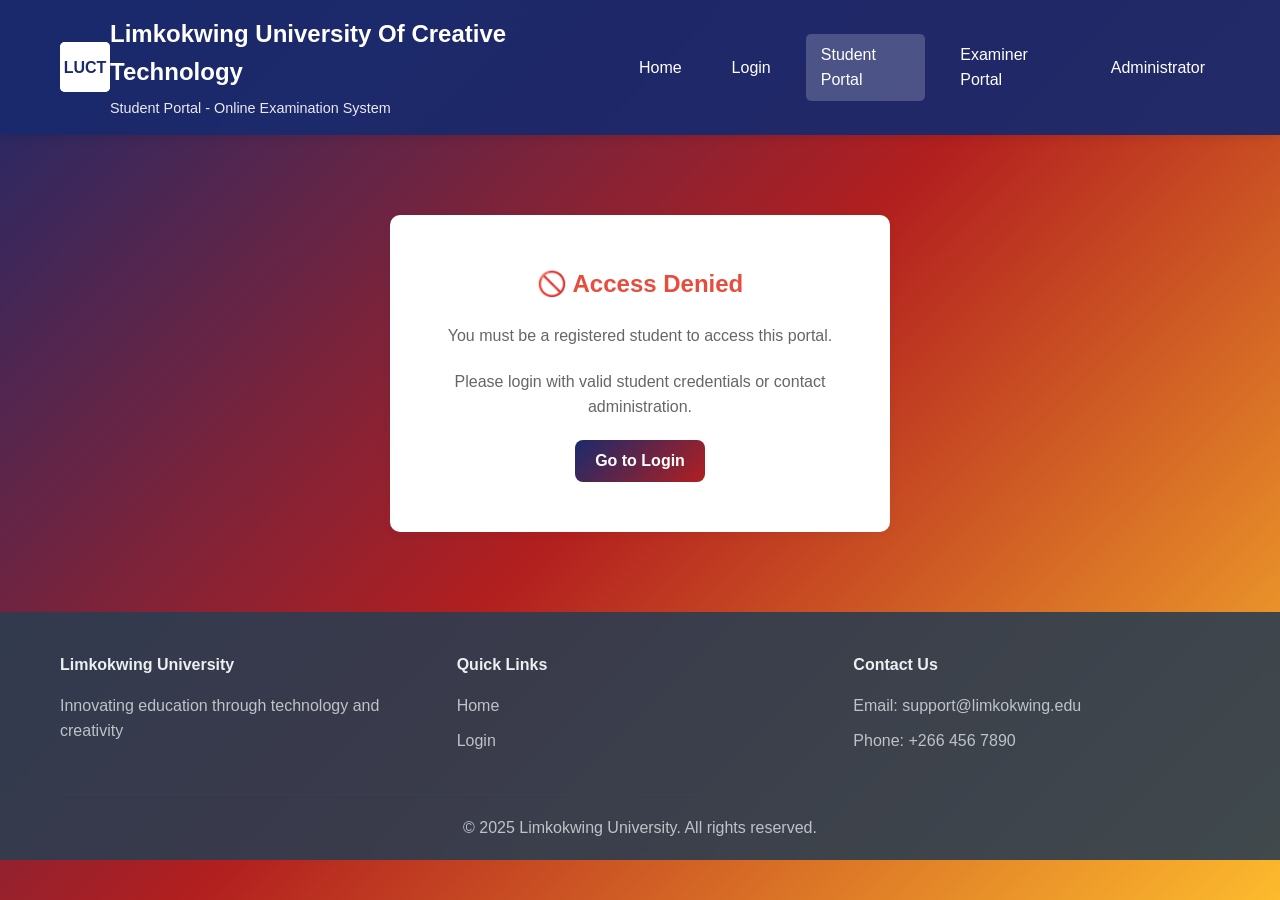
<file: student-dashboard.html>
<!DOCTYPE html>
<html lang="en">
<head>
    <meta charset="UTF-8">
    <meta name="viewport" content="width=device-width, initial-scale=1.0">
    <title>Student Dashboard - Online Examination System</title>
    <link rel="stylesheet" href="style2.css">
    <style>
        /* Additional styles for student dashboard */
        .dashboard {
            padding: 30px 0;
        }

        .dashboard-header {
            background: white;
            padding: 25px;
            border-radius: 10px;
            box-shadow: 0 2px 10px rgba(0, 0, 0, 0.05);
            margin-bottom: 30px;
            display: flex;
            justify-content: space-between;
            align-items: center;
        }

        .dashboard-header h2 {
            color: #1a2a6c;
            margin-bottom: 10px;
            font-size: 1.8rem;
        }

        .dashboard-header p {
            color: #666;
            margin: 0;
        }

        .dashboard-cards {
            display: grid;
            grid-template-columns: repeat(auto-fit, minmax(250px, 1fr));
            gap: 20px;
            margin-bottom: 30px;
        }

        .dashboard-card {
            background: white;
            padding: 25px;
            border-radius: 10px;
            box-shadow: 0 2px 10px rgba(0, 0, 0, 0.05);
            text-align: center;
            transition: transform 0.3s;
        }

        .dashboard-card:hover {
            transform: translateY(-5px);
        }

        .dashboard-card h3 {
            color: #555;
            font-size: 1rem;
            margin-bottom: 15px;
        }

        .dashboard-card .number {
            font-size: 2.5rem;
            font-weight: bold;
            color: #1a2a6c;
            margin-bottom: 10px;
        }

        .dashboard-card p {
            color: #777;
            font-size: 0.9rem;
        }

        .table-container {
            background: white;
            border-radius: 10px;
            box-shadow: 0 2px 10px rgba(0, 0, 0, 0.05);
            margin-bottom: 30px;
            overflow: hidden;
        }

        .table-container h3 {
            padding: 20px;
            color: #1a2a6c;
            border-bottom: 1px solid #eee;
            margin: 0;
        }

        table {
            width: 100%;
            border-collapse: collapse;
        }

        th, td {
            padding: 15px 20px;
            text-align: left;
            border-bottom: 1px solid #eee;
        }

        th {
            background-color: #f8f9fa;
            font-weight: 600;
            color: #555;
        }

        tr:hover {
            background-color: #f8f9fa;
        }

        .access-denied {
            text-align: center;
            padding: 50px 20px;
            background: white;
            border-radius: 10px;
            box-shadow: 0 2px 10px rgba(0, 0, 0, 0.05);
            margin: 50px auto;
            max-width: 500px;
        }

        .access-denied h2 {
            color: #e74c3c;
            margin-bottom: 20px;
        }

        .access-denied p {
            color: #666;
            margin-bottom: 20px;
        }

        .status-badge {
            padding: 4px 8px;
            border-radius: 4px;
            font-size: 0.8rem;
            font-weight: 500;
        }

        .status-upcoming {
            background: #d1ecf1;
            color: #0c5460;
        }

        .status-completed {
            background: #d4edda;
            color: #155724;
        }

        .status-ongoing {
            background: #fff3cd;
            color: #856404;
        }
    </style>
</head>
<body>
    <!-- Navigation Bar -->
    <nav class="navbar">
        <div class="nav-container">
            <div class="logo">
                <div style="width: 50px; height: 50px; background: white; display: flex; align-items: center; justify-content: center; border-radius: 5px; font-weight: bold; color: #1a2a6c;">
                    LUCT
                </div>
            </div>
            <div class="title">
                <h1>Limkokwing University Of Creative Technology</h1>
                <p>Student Portal - Online Examination System</p>
            </div>
            <div class="nav-links">
                <a href="index.html">Home</a>
                <a href="login.html">Login</a>
                <a href="student-dashboard.html" class="active">Student Portal</a>
                <a href="examiner-dashboard.html">Examiner Portal</a>
                <a href="admin-dashboard.html">Administrator</a>
            </div>
            <div class="mobile-menu">
                <span></span>
                <span></span>
                <span></span>
            </div>
        </div>
    </nav>

    <!-- Student Dashboard -->
    <section class="dashboard">
        <div class="container">
            <!-- Access denied message (hidden by default) -->
            <div id="accessDenied" class="access-denied" style="display: none;">
                <h2>🚫 Access Denied</h2>
                <p>You must be a registered student to access this portal.</p>
                <p>Please login with valid student credentials or contact administration.</p>
                <button class="btn btn-primary" onclick="redirectToLogin()">Go to Login</button>
            </div>

            <!-- Actual dashboard content (hidden by default) -->
            <div id="dashboardContent">
                <div class="dashboard-header">
                    <div>
                        <h2>Student Dashboard</h2>
                        <p id="studentWelcome">Welcome, Student</p>
                        <p id="studentInfo" style="font-size: 0.9rem; color: #666;"></p>
                    </div>
                    <button class="btn btn-secondary" onclick="logout()">Logout</button>
                </div>

                <div class="dashboard-cards">
                    <div class="dashboard-card">
                        <h3>Upcoming Exams</h3>
                        <div class="number" id="upcomingExams">0</div>
                        <p>Exams scheduled for you</p>
                    </div>
                    <div class="dashboard-card">
                        <h3>Completed Exams</h3>
                        <div class="number" id="completedExams">0</div>
                        <p>Exams you have taken</p>
                    </div>
                    <div class="dashboard-card">
                        <h3>Average Score</h3>
                        <div class="number" id="averageScore">0%</div>
                        <p>Your overall performance</p>
                    </div>
                </div>

                <div class="table-container">
                    <h3 style="padding: 20px 20px 0;">Available Exams</h3>
                    <table>
                        <thead>
                            <tr>
                                <th>Exam Name</th>
                                <th>Subject</th>
                                <th>Date & Time</th>
                                <th>Duration</th>
                                <th>Status</th>
                                <th>Action</th>
                            </tr>
                        </thead>
                        <tbody id="examsTable">
                            <tr>
                                <td colspan="6" style="text-align: center;">Loading exams...</td>
                            </tr>
                        </tbody>
                    </table>
                </div>

                <div class="table-container" style="margin-top: 30px;">
                    <h3 style="padding: 20px 20px 0;">Exam Results</h3>
                    <table>
                        <thead>
                            <tr>
                                <th>Exam Name</th>
                                <th>Subject</th>
                                <th>Date Taken</th>
                                <th>Score</th>
                                <th>Grade</th>
                                <th>Action</th>
                            </tr>
                        </thead>
                        <tbody id="resultsTable">
                            <tr>
                                <td colspan="6" style="text-align: center;">Loading results...</td>
                            </tr>
                        </tbody>
                    </table>
                </div>
            </div>
        </div>
    </section>

    <!-- Footer -->
    <footer class="footer">
        <div class="container">
            <div class="footer-content">
                <div class="footer-section">
                    <h4>Limkokwing University</h4>
                    <p>Innovating education through technology and creativity</p>
                </div>
                <div class="footer-section">
                    <h4>Quick Links</h4>
                    <ul>
                        <li><a href="index.html">Home</a></li>
                        <li><a href="login.html">Login</a></li>
                       
                    </ul>
                </div>
                <div class="footer-section">
                    <h4>Contact Us</h4>
                    <p>Email: support@limkokwing.edu</p>
                    <p>Phone: +266 456 7890</p>
                </div>
            </div>
            <div class="footer-bottom">
                <p>&copy; 2025 Limkokwing University. All rights reserved.</p>
            </div>
        </div>
    </footer>

    <script>
        // Student Dashboard JavaScript with Enhanced Security
        let currentUser = null;

        // Initialize student dashboard
        function initStudentDashboard() {
            console.log('Initializing student dashboard...');
            
            // Check authentication and user type
            currentUser = checkStudentAuth();
            
            if (!currentUser) {
                console.log('Access denied - User not authenticated as student');
                showAccessDenied();
                return;
            }
            
            // User is authenticated as student, show dashboard
            showDashboardContent();
            
            // Update welcome message and user info
            updateUserInfo();
            
            // Load student data
            loadStudentData();
            
            console.log('Student dashboard initialized successfully for:', currentUser.name);
        }

        // Enhanced authentication check for students only
        function checkStudentAuth() {
            const currentUser = JSON.parse(localStorage.getItem('currentUser') || 'null');
            
            // Check if user is logged in
            if (!currentUser) {
                console.log('No user logged in');
                alert('Please login first!');
                setTimeout(() => {
                    window.location.href = 'login.html';
                }, 1000);
                return null;
            }
            
            // Check if user is actually a student
            if (currentUser.type !== 'student') {
                console.log('Access denied - User is not a student:', currentUser.type);
                alert('Access Denied! Student portal is for registered students only.');
                
                // Log unauthorized access attempt
                logUnauthorizedAccess(currentUser);
                
                setTimeout(() => {
                    // Redirect to appropriate dashboard based on user type
                    if (currentUser.type === 'examiner') {
                        window.location.href = 'examiner-dashboard.html';
                    } else if (currentUser.type === 'admin') {
                        window.location.href = 'admin-dashboard.html';
                    } else {
                        window.location.href = 'login.html';
                    }
                }, 2000);
                return null;
            }
            
            // Additional verification: Check if user exists in the system
            const allUsers = JSON.parse(localStorage.getItem('universityUsers') || '[]');
            const userExists = allUsers.some(user => 
                user.id === currentUser.id && 
                user.type === 'student' && 
                user.status === 'active'
            );
            
            if (!userExists) {
                console.log('Access denied - Student not found in system');
                alert('Student account not found or inactive. Please contact administration.');
                localStorage.removeItem('currentUser');
                setTimeout(() => {
                    window.location.href = 'login.html';
                }, 2000);
                return null;
            }
            
            return currentUser;
        }

        // Log unauthorized access attempts
        function logUnauthorizedAccess(user) {
            const securityLogs = JSON.parse(localStorage.getItem('securityLogs') || '[]');
            const logEntry = {
                userId: user.id,
                userName: user.name,
                userType: user.type,
                attemptedAccess: 'student-dashboard',
                timestamp: new Date().toISOString(),
                action: 'ACCESS_DENIED'
            };
            
            securityLogs.push(logEntry);
            
            // Keep only last 50 security logs
            if (securityLogs.length > 50) {
                securityLogs.splice(0, securityLogs.length - 50);
            }
            
            localStorage.setItem('securityLogs', JSON.stringify(securityLogs));
            console.log('Security log updated: Unauthorized access attempt');
        }

        function showAccessDenied() {
            document.getElementById('accessDenied').style.display = 'block';
            document.getElementById('dashboardContent').style.display = 'none';
        }

        function showDashboardContent() {
            document.getElementById('accessDenied').style.display = 'none';
            document.getElementById('dashboardContent').style.display = 'block';
        }

        function updateUserInfo() {
            document.getElementById('studentWelcome').textContent = `Welcome, ${currentUser.name}`;
            document.getElementById('studentInfo').textContent = 
                `ID: ${currentUser.id} | Department: ${currentUser.department}`;
        }

        function loadStudentData() {
            // Load exam data
            loadExamsData();
            
            // Load results data
            loadResultsData();
            
            // Update dashboard statistics
            updateDashboardStats();
        }

        function loadExamsData() {
            const examsTable = document.getElementById('examsTable');
            
            // Sample exam data - In real system, this would come from server/database
            const sampleExams = [
                {
                    name: "Mathematics Final Exam",
                    subject: "Mathematics",
                    date: "2025-03-15 10:00 AM",
                    duration: "2 hours",
                    status: "upcoming"
                },
                {
                    name: "Computer Science Midterm",
                    subject: "Computer Science",
                    date: "2025-03-20 02:00 PM",
                    duration: "1.5 hours",
                    status: "upcoming"
                }
            ];
            
            if (sampleExams.length === 0) {
                examsTable.innerHTML = '<tr><td colspan="6" style="text-align: center;">No exams available at the moment</td></tr>';
                return;
            }
            
            examsTable.innerHTML = '';
            sampleExams.forEach(exam => {
                const row = document.createElement('tr');
                const statusClass = `status-${exam.status}`;
                const statusText = exam.status.charAt(0).toUpperCase() + exam.status.slice(1);
                
                row.innerHTML = `
                    <td>${exam.name}</td>
                    <td>${exam.subject}</td>
                    <td>${exam.date}</td>
                    <td>${exam.duration}</td>
                    <td><span class="status-badge ${statusClass}">${statusText}</span></td>
                    <td>
                        <button class="btn btn-primary" onclick="startExam('${exam.name}')">Start Exam</button>
                    </td>
                `;
                examsTable.appendChild(row);
            });
        }

        function loadResultsData() {
            const resultsTable = document.getElementById('resultsTable');
            
            // Sample results data
            const sampleResults = [
                {
                    name: "Physics Quiz",
                    subject: "Physics",
                    dateTaken: "2025-02-10",
                    score: "85%",
                    grade: "A"
                },
                {
                    name: "Chemistry Test",
                    subject: "Chemistry",
                    dateTaken: "2025-02-05",
                    score: "78%",
                    grade: "B+"
                }
            ];
            
            if (sampleResults.length === 0) {
                resultsTable.innerHTML = '<tr><td colspan="6" style="text-align: center;">No exam results available</td></tr>';
                return;
            }
            
            resultsTable.innerHTML = '';
            sampleResults.forEach(result => {
                const row = document.createElement('tr');
                row.innerHTML = `
                    <td>${result.name}</td>
                    <td>${result.subject}</td>
                    <td>${result.dateTaken}</td>
                    <td><strong>${result.score}</strong></td>
                    <td><span style="font-weight: bold; color: #27ae60;">${result.grade}</span></td>
                    <td>
                        <button class="btn btn-outline" onclick="viewResultDetails('${result.name}')">View Details</button>
                    </td>
                `;
                resultsTable.appendChild(row);
            });
        }

        function updateDashboardStats() {
            // Update statistics based on loaded data
            document.getElementById('upcomingExams').textContent = '2';
            document.getElementById('completedExams').textContent = '2';
            document.getElementById('averageScore').textContent = '82%';
        }

        function startExam(examName) {
            if (confirm(`Are you ready to start "${examName}"? You will have limited time to complete.`)) {
                alert(`Starting exam: ${examName}\n\nThis would redirect to the exam interface in a real system.`);
                // In real system: window.location.href = `exam.html?name=${encodeURIComponent(examName)}`;
            }
        }

        function viewResultDetails(examName) {
            alert(`Viewing detailed results for: ${examName}\n\nThis would show detailed performance analytics.`);
        }

        function redirectToLogin() {
            window.location.href = 'login.html';
        }

        function logout() {
            if (confirm('Are you sure you want to logout?')) {
                // Log logout event
                const securityLogs = JSON.parse(localStorage.getItem('securityLogs') || '[]');
                securityLogs.push({
                    userId: currentUser.id,
                    userName: currentUser.name,
                    action: 'LOGOUT',
                    timestamp: new Date().toISOString()
                });
                localStorage.setItem('securityLogs', JSON.stringify(securityLogs));
                
                localStorage.removeItem('currentUser');
                window.location.href = 'login.html';
            }
        }

        // Initialize student dashboard when page loads
        document.addEventListener('DOMContentLoaded', initStudentDashboard);
    </script>
</body>
</html>
</file>
<file: style2.css>
/* Base Styles */
* {
    margin: 0;
    padding: 0;
    box-sizing: border-box;
    font-family: 'Segoe UI', Tahoma, Geneva, Verdana, sans-serif;
}

body {
    background: linear-gradient(135deg, #1a2a6c, #b21f1f, #fdbb2d);
    min-height: 100vh;
    color: #333;
    line-height: 1.6;
}

.container {
    max-width: 1200px;
    margin: 0 auto;
    padding: 0 20px;
}

/* Navigation Bar */
.navbar {
    background: rgba(26, 42, 108, 0.95);
    color: white;
    padding: 15px 0;
    box-shadow: 0 2px 10px rgba(0, 0, 0, 0.1);
    backdrop-filter: blur(10px);
    position: relative;
}

.nav-container {
    display: flex;
    justify-content: space-between;
    align-items: center;
    max-width: 1200px;
    margin: 0 auto;
    padding: 0 20px;
    position: relative;
}

.logo {
    width: 50px;
    height: 50px;
    background: white;
    display: flex;
    align-items: center;
    justify-content: center;
    color: #1a2a6c;
    font-weight: bold;
    border-radius: 5px;
    z-index: 1001;
}

.title h1 {
    font-size: 1.5rem;
    margin-bottom: 5px;
}

.title p {
    font-size: 0.9rem;
    opacity: 0.9;
}

.nav-links {
    display: flex;
    gap: 20px;
    align-items: center;
}

.nav-links a {
    color: white;
    text-decoration: none;
    padding: 8px 15px;
    border-radius: 5px;
    transition: background-color 0.3s;
    font-weight: 500;
}

.nav-links a:hover, .nav-links a.active {
    background-color: rgba(255, 255, 255, 0.2);
}

/* Mobile Menu Styles */
.mobile-menu {
    display: none;
    flex-direction: column;
    cursor: pointer;
    padding: 5px;
    z-index: 1001;
}

.mobile-menu span {
    width: 25px;
    height: 3px;
    background: white;
    margin: 3px 0;
    border-radius: 2px;
    transition: 0.3s;
}

/* Mobile Menu Active State */
.mobile-menu.active span:nth-child(1) {
    transform: rotate(-45deg) translate(-5px, 6px);
}

.mobile-menu.active span:nth-child(2) {
    opacity: 0;
}

.mobile-menu.active span:nth-child(3) {
    transform: rotate(45deg) translate(-5px, -6px);
}

/* Mobile Navigation Dropdown */
@media (max-width: 768px) {
    .nav-links {
        position: fixed;
        top: 0;
        right: -100%;
        width: 280px;
        height: 100vh;
        background: rgba(26, 42, 108, 0.98);
        backdrop-filter: blur(20px);
        flex-direction: column;
        justify-content: flex-start;
        align-items: flex-start;
        padding: 80px 30px 30px;
        gap: 0;
        transition: right 0.3s ease-in-out;
        z-index: 1000;
        box-shadow: -5px 0 15px rgba(0, 0, 0, 0.1);
    }

    .nav-links.active {
        right: 0;
    }

    .nav-links a {
        width: 100%;
        padding: 15px 20px;
        margin: 5px 0;
        border-radius: 8px;
        font-size: 1.1rem;
        border-left: 3px solid transparent;
        transition: all 0.3s ease;
    }

    .nav-links a:hover, 
    .nav-links a.active {
        background-color: rgba(255, 255, 255, 0.15);
        border-left-color: #fdbb2d;
        transform: translateX(5px);
    }

    .mobile-menu {
        display: flex;
    }

    .title {
        flex: 1;
        text-align: center;
        margin: 0 15px;
    }

    .title h1 {
        font-size: 1.2rem;
        margin-bottom: 3px;
    }

    .title p {
        font-size: 0.8rem;
    }

    /* Overlay when menu is open */
    .nav-overlay {
        position: fixed;
        top: 0;
        left: 0;
        width: 100%;
        height: 100%;
        background: rgba(0, 0, 0, 0.5);
        z-index: 999;
        display: none;
    }

    .nav-overlay.active {
        display: block;
    }
}

/* Extra Small Screens */
@media (max-width: 480px) {
    .nav-container {
        padding: 0 15px;
    }

    .nav-links {
        width: 100%;
        right: -100%;
    }

    .nav-links.active {
        right: 0;
    }

    .title h1 {
        font-size: 1rem;
    }

    .title p {
        font-size: 0.7rem;
    }

    .logo {
        width: 40px;
        height: 40px;
        font-size: 0.9rem;
    }
}

/* Main Content */
.main-content {
    display: flex;
    justify-content: center;
    align-items: center;
    min-height: 80vh;
    padding: 40px 20px;
}

.welcome-container {
    background: rgba(255, 255, 255, 0.95);
    padding: 40px;
    border-radius: 15px;
    box-shadow: 0 10px 30px rgba(0, 0, 0, 0.2);
    width: 100%;
    max-width: 800px;
    backdrop-filter: blur(10px);
    text-align: center;
}

.welcome-container h2 {
    color: #1a2a6c;
    margin-bottom: 20px;
    font-size: 2rem;
}

.welcome-container p {
    color: #555;
    margin-bottom: 30px;
    font-size: 1.1rem;
}

.portal-cards {
    display: grid;
    grid-template-columns: repeat(auto-fit, minmax(250px, 1fr));
    gap: 20px;
    margin-top: 30px;
}

.portal-card {
    background: white;
    padding: 25px;
    border-radius: 10px;
    box-shadow: 0 5px 15px rgba(0, 0, 0, 0.1);
    text-align: center;
    transition: transform 0.3s;
    cursor: pointer;
    border: 2px solid transparent;
}

.portal-card:hover {
    transform: translateY(-5px);
    border-color: #1a2a6c;
}

.portal-card h3 {
    color: #1a2a6c;
    margin-bottom: 15px;
}

.portal-card p {
    color: #777;
    margin-bottom: 15px;
}

.portal-icon {
    font-size: 40px;
    margin-bottom: 15px;
}

/* Login Section */
.login-container {
    display: flex;
    justify-content: center;
    align-items: center;
    min-height: 80vh;
    padding: 40px 20px;
}

.login-form {
    background: rgba(255, 255, 255, 0.95);
    padding: 40px;
    border-radius: 15px;
    box-shadow: 0 10px 30px rgba(0, 0, 0, 0.2);
    width: 100%;
    max-width: 450px;
    backdrop-filter: blur(10px);
}

.login-form h2 {
    text-align: center;
    color: #1a2a6c;
    margin-bottom: 30px;
    font-size: 1.8rem;
}

.form-group {
    margin-bottom: 20px;
}

.form-group label {
    display: block;
    margin-bottom: 8px;
    font-weight: 500;
    color: #555;
}

.form-group input,
.form-group select {
    width: 100%;
    padding: 12px 15px;
    border: 2px solid #e0e0e0;
    border-radius: 8px;
    font-size: 1rem;
    transition: border-color 0.3s;
}

.form-group input:focus,
.form-group select:focus {
    outline: none;
    border-color: #1a2a6c;
}

.btn {
    padding: 12px 20px;
    border: none;
    border-radius: 8px;
    cursor: pointer;
    font-weight: 600;
    transition: all 0.3s;
    font-size: 1rem;
    text-decoration: none;
    display: inline-block;
    text-align: center;
}

.btn-primary {
    background: linear-gradient(135deg, #1a2a6c, #b21f1f);
    color: white;
}

.btn-primary:hover {
    opacity: 0.9;
    transform: translateY(-2px);
}

.btn-secondary {
    background: #6c757d;
    color: white;
}

.btn-secondary:hover {
    background: #5a6268;
}

.toggle-link {
    color: #1a2a6c;
    cursor: pointer;
    text-decoration: underline;
    display: inline-block;
    margin-top: 15px;
    text-align: center;
    width: 100%;
}

.toggle-link:hover {
    color: #b21f1f;
}

/* Dashboard Styles */
.dashboard {
    padding: 30px 0;
}

.dashboard-header {
    background: white;
    padding: 20px;
    border-radius: 10px;
    box-shadow: 0 2px 10px rgba(0, 0, 0, 0.05);
    margin-bottom: 30px;
    display: flex;
    justify-content: space-between;
    align-items: center;
}

.dashboard-header h2 {
    color: #1a2a6c;
    margin-bottom: 10px;
}

.dashboard-cards {
    display: grid;
    grid-template-columns: repeat(auto-fit, minmax(250px, 1fr));
    gap: 20px;
    margin-bottom: 30px;
}

.dashboard-card {
    background: white;
    padding: 25px;
    border-radius: 10px;
    box-shadow: 0 2px 10px rgba(0, 0, 0, 0.05);
    text-align: center;
    transition: transform 0.3s;
}

.dashboard-card:hover {
    transform: translateY(-5px);
}

.dashboard-card h3 {
    color: #555;
    font-size: 1rem;
    margin-bottom: 15px;
}

.dashboard-card .number {
    font-size: 2.5rem;
    font-weight: bold;
    color: #1a2a6c;
    margin-bottom: 10px;
}

.dashboard-card p {
    color: #777;
    font-size: 0.9rem;
}

/* Table Styles */
.table-container {
    background: white;
    border-radius: 10px;
    box-shadow: 0 2px 10px rgba(0, 0, 0, 0.05);
    margin-bottom: 30px;
    overflow: hidden;
}

.table-container h3 {
    padding: 20px;
    color: #1a2a6c;
    border-bottom: 1px solid #eee;
}

table {
    width: 100%;
    border-collapse: collapse;
}

th, td {
    padding: 15px 20px;
    text-align: left;
    border-bottom: 1px solid #eee;
}

th {
    background-color: #f8f9fa;
    font-weight: 600;
    color: #555;
}

tr:hover {
    background-color: #f8f9fa;
}

/* Modal Styles */
.modal {
    display: none;
    position: fixed;
    top: 0;
    left: 0;
    width: 100%;
    height: 100%;
    background: rgba(0, 0, 0, 0.5);
    z-index: 1000;
    justify-content: center;
    align-items: center;
}

.modal-content {
    background: white;
    width: 90%;
    max-width: 600px;
    border-radius: 15px;
    box-shadow: 0 10px 30px rgba(0, 0, 0, 0.3);
    overflow: hidden;
}

.modal-header {
    padding: 20px;
    border-bottom: 1px solid #eee;
    display: flex;
    justify-content: space-between;
    align-items: center;
    background: linear-gradient(135deg, #1a2a6c, #b21f1f);
    color: white;
}

.modal-header h3 {
    margin: 0;
}

.close-modal {
    background: none;
    border: none;
    font-size: 1.5rem;
    cursor: pointer;
    color: white;
}

.modal-body {
    padding: 20px;
}

.form-actions {
    display: flex;
    justify-content: flex-end;
    gap: 10px;
    margin-top: 20px;
    padding-top: 20px;
    border-top: 1px solid #eee;
}

/* Alert Styles */
.alert {
    padding: 12px 15px;
    border-radius: 8px;
    margin-bottom: 20px;
    text-align: center;
}

.alert-success {
    background: #d4edda;
    color: #155724;
    border: 1px solid #c3e6cb;
}

.alert-error {
    background: #f8d7da;
    color: #721c24;
    border: 1px solid #f5c6cb;
}

/* User Type Selection */
.user-type-selector {
    display: grid;
    grid-template-columns: repeat(3, 1fr);
    gap: 10px;
    margin-bottom: 20px;
}

.user-type-card {
    background: #f8f9fa;
    padding: 15px;
    border-radius: 8px;
    border: 2px solid #e0e0e0;
    cursor: pointer;
    transition: all 0.3s;
    text-align: center;
}

.user-type-card:hover {
    border-color: #1a2a6c;
    background: #f0f4ff;
}

.user-type-card.selected {
    border-color: #1a2a6c;
    background: #1a2a6c;
    color: white;
}

.user-icon {
    font-size: 24px;
    margin-bottom: 8px;
}

/* Status Badges */
.status-badge {
    padding: 4px 8px;
    border-radius: 4px;
    font-size: 0.8rem;
    font-weight: 500;
}

.status-active {
    background: #d4edda;
    color: #155724;
}

.status-inactive {
    background: #f8d7da;
    color: #721c24;
}

/* Role Badges */
.role-badge {
    padding: 4px 8px;
    border-radius: 4px;
    font-size: 0.8rem;
    font-weight: 500;
}

.role-student {
    background: #d1ecf1;
    color: #0c5460;
}

.role-examiner {
    background: #e2e3e5;
    color: #383d41;
}

.role-admin {
    background: #d4edda;
    color: #155724;
}

/* Search and Filter */
.search-filter {
    display: flex;
    gap: 15px;
    margin-bottom: 20px;
    padding: 0 20px;
}

.search-box {
    flex: 1;
}

.filter-select {
    width: 200px;
}

/* System Status */
.system-status {
    margin-top: 30px;
    padding: 20px;
    background: white;
    border-radius: 10px;
    box-shadow: 0 2px 10px rgba(0, 0, 0, 0.05);
}

.status-indicator {
    display: flex;
    align-items: center;
    gap: 10px;
    font-weight: 500;
}

.status-dot {
    width: 10px;
    height: 10px;
    border-radius: 50%;
    background: #27ae60;
}

.status-indicator.online .status-dot {
    background: #27ae60;
}

/* Footer Styles */
.footer {
    background: rgba(44, 62, 80, 0.9);
    color: white;
    padding: 40px 0 20px;
    backdrop-filter: blur(10px);
}

.footer-content {
    display: grid;
    grid-template-columns: repeat(auto-fit, minmax(250px, 1fr));
    gap: 30px;
    margin-bottom: 30px;
}

.footer-section h4 {
    margin-bottom: 15px;
    color: #ecf0f1;
}

.footer-section p, .footer-section li {
    color: #bdc3c7;
    margin-bottom: 10px;
}

.footer-section ul {
    list-style: none;
}

.footer-section a {
    color: #bdc3c7;
    text-decoration: none;
    transition: color 0.3s;
}

.footer-section a:hover {
    color: white;
}

.footer-bottom {
    text-align: center;
    padding-top: 20px;
    border-top: 1px solid rgba(52, 73, 94, 0.5);
    color: #bdc3c7;
}

/* Additional Responsive Styles */
@media (max-width: 768px) {
    .portal-cards {
        grid-template-columns: 1fr;
    }

    .user-type-selector {
        grid-template-columns: 1fr;
    }

    .footer-content {
        grid-template-columns: 1fr;
    }

    .search-filter {
        flex-direction: column;
    }

    .filter-select {
        width: 100%;
    }

    .dashboard-header {
        flex-direction: column;
        gap: 15px;
        align-items: flex-start;
    }

    .login-form {
        padding: 20px;
    }
}
</file>
